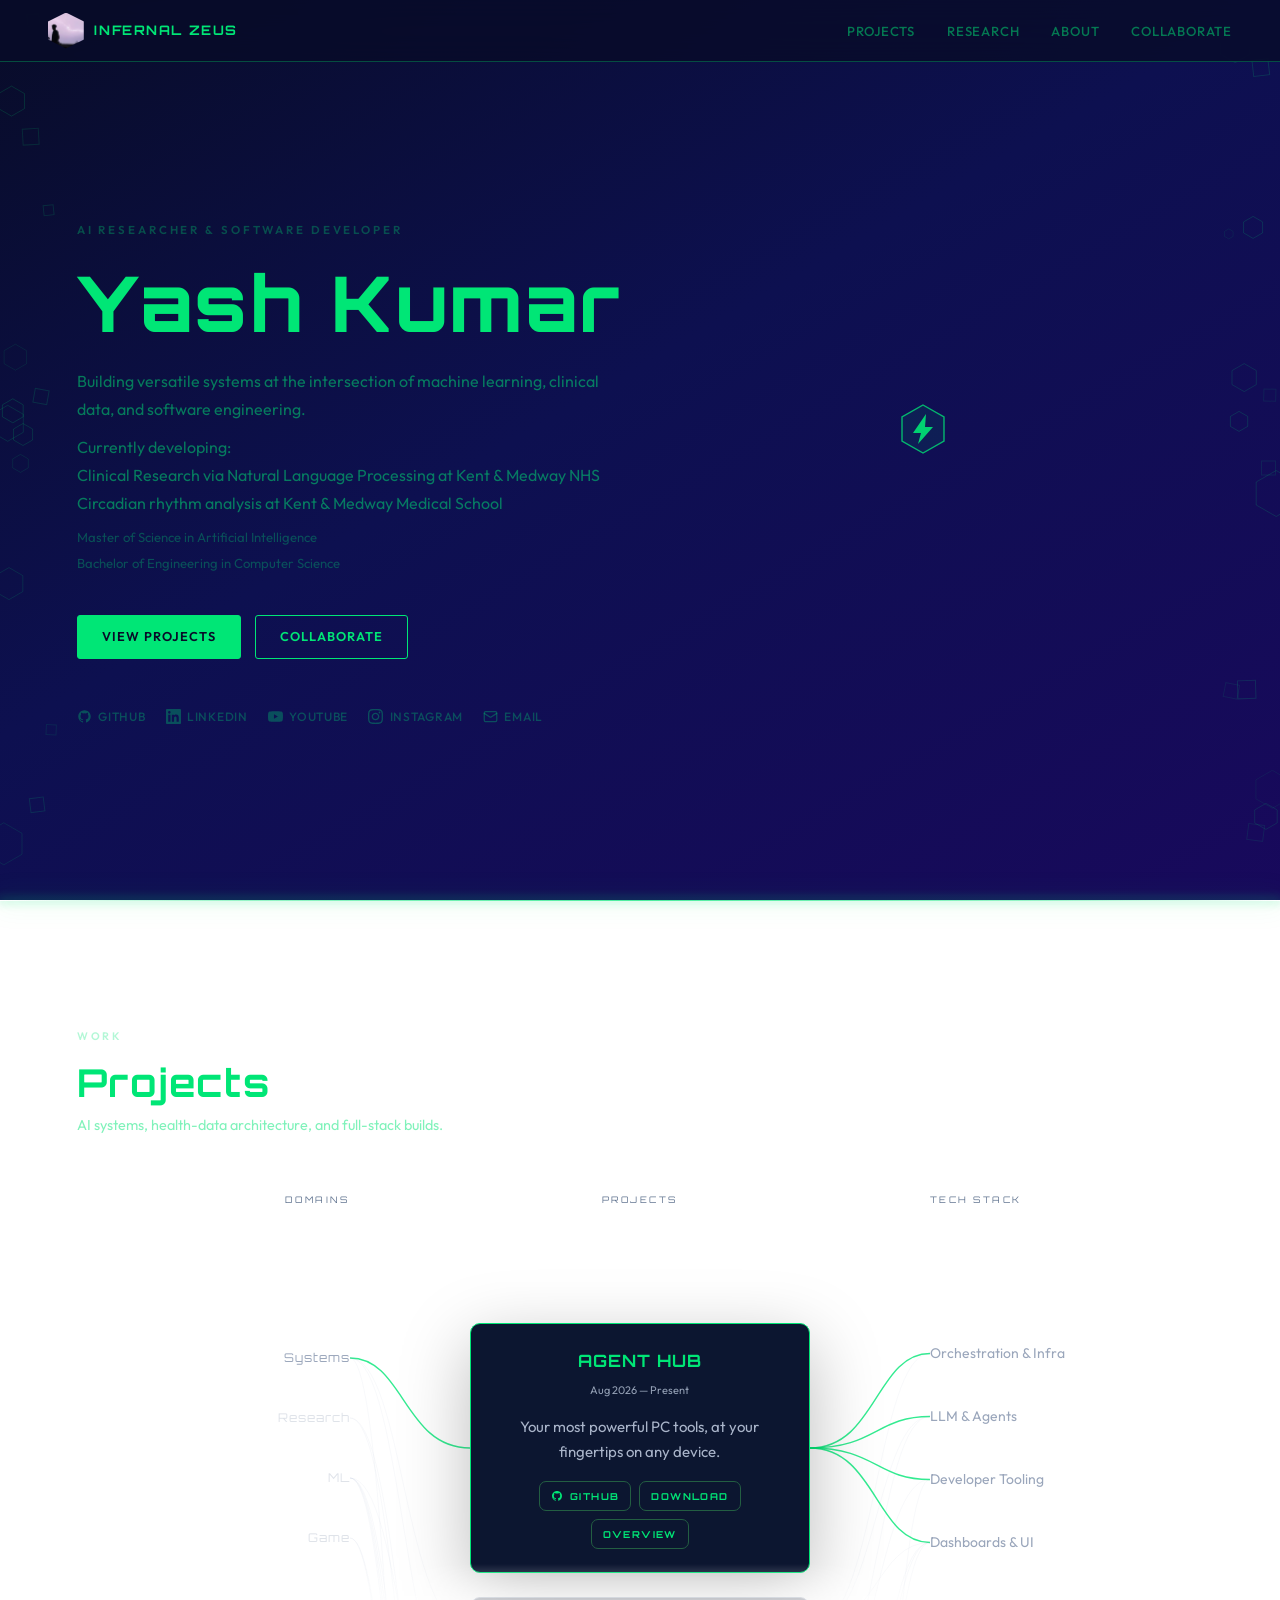
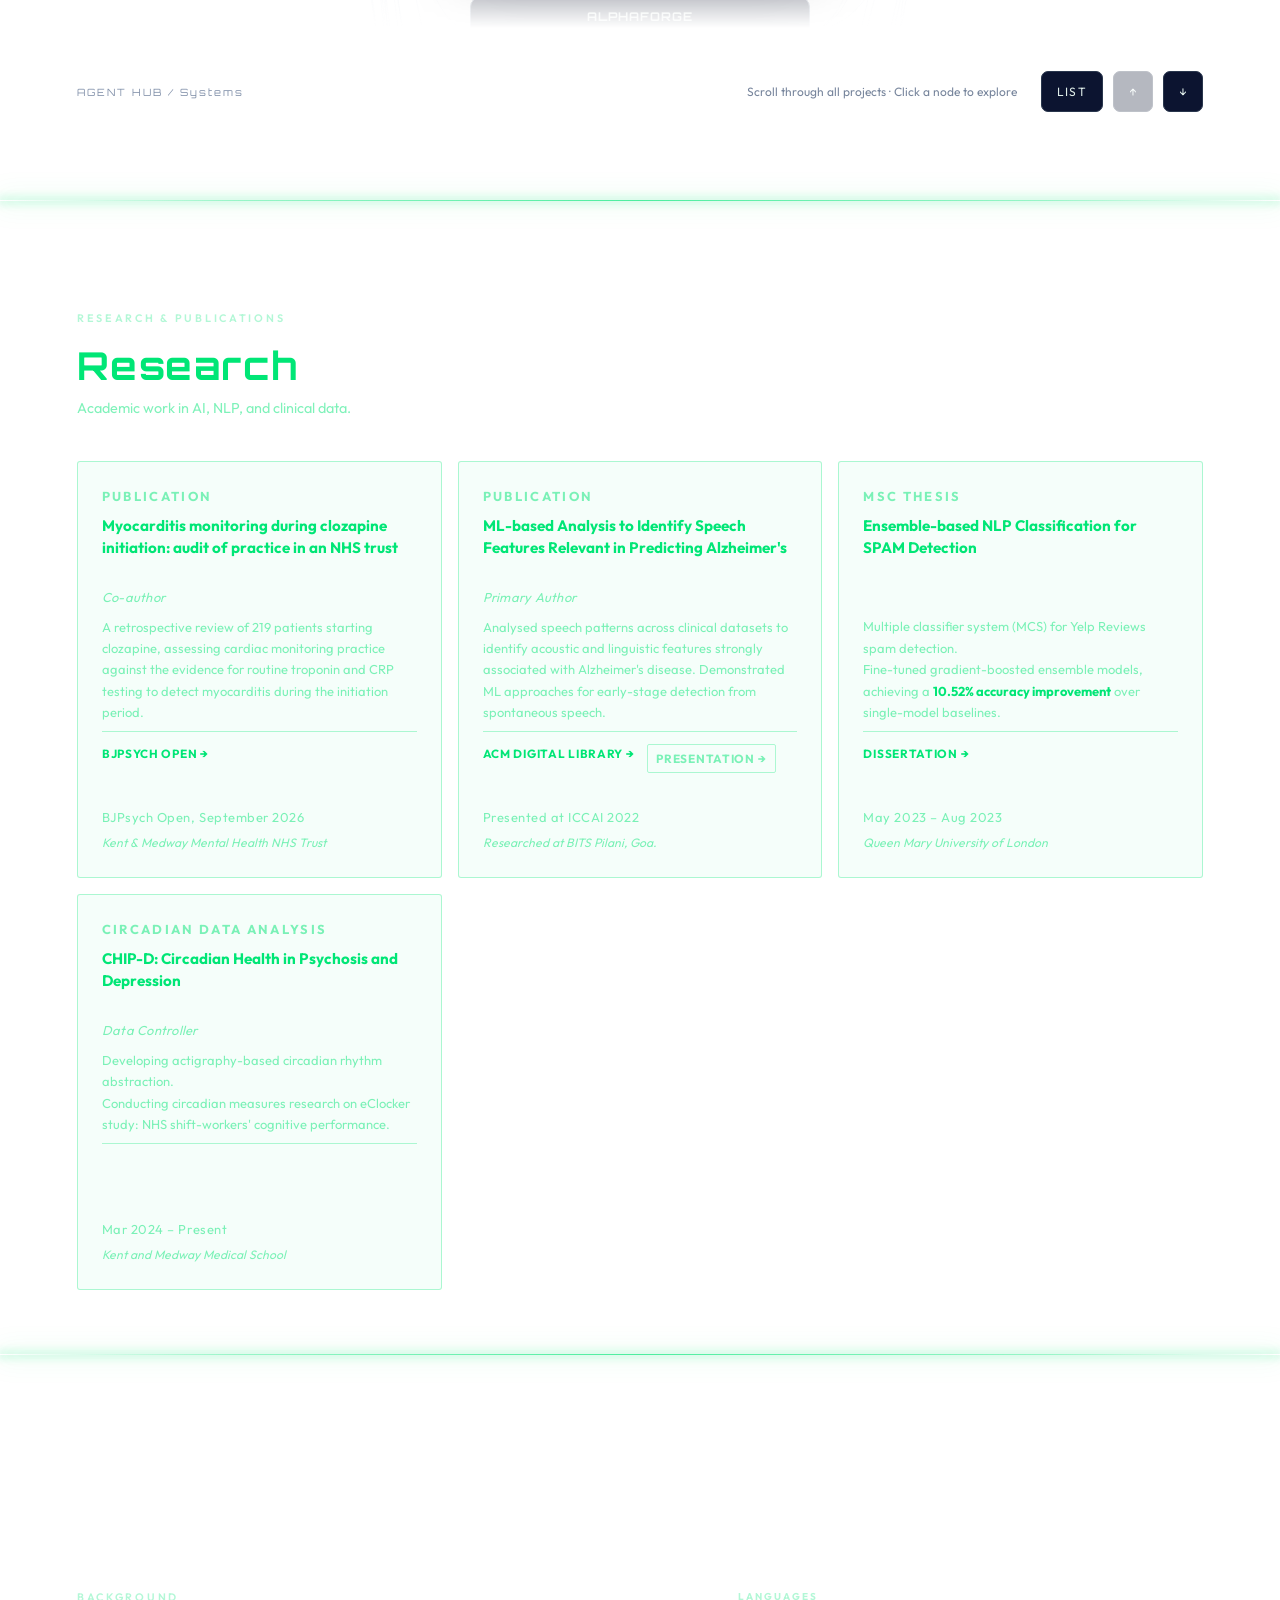
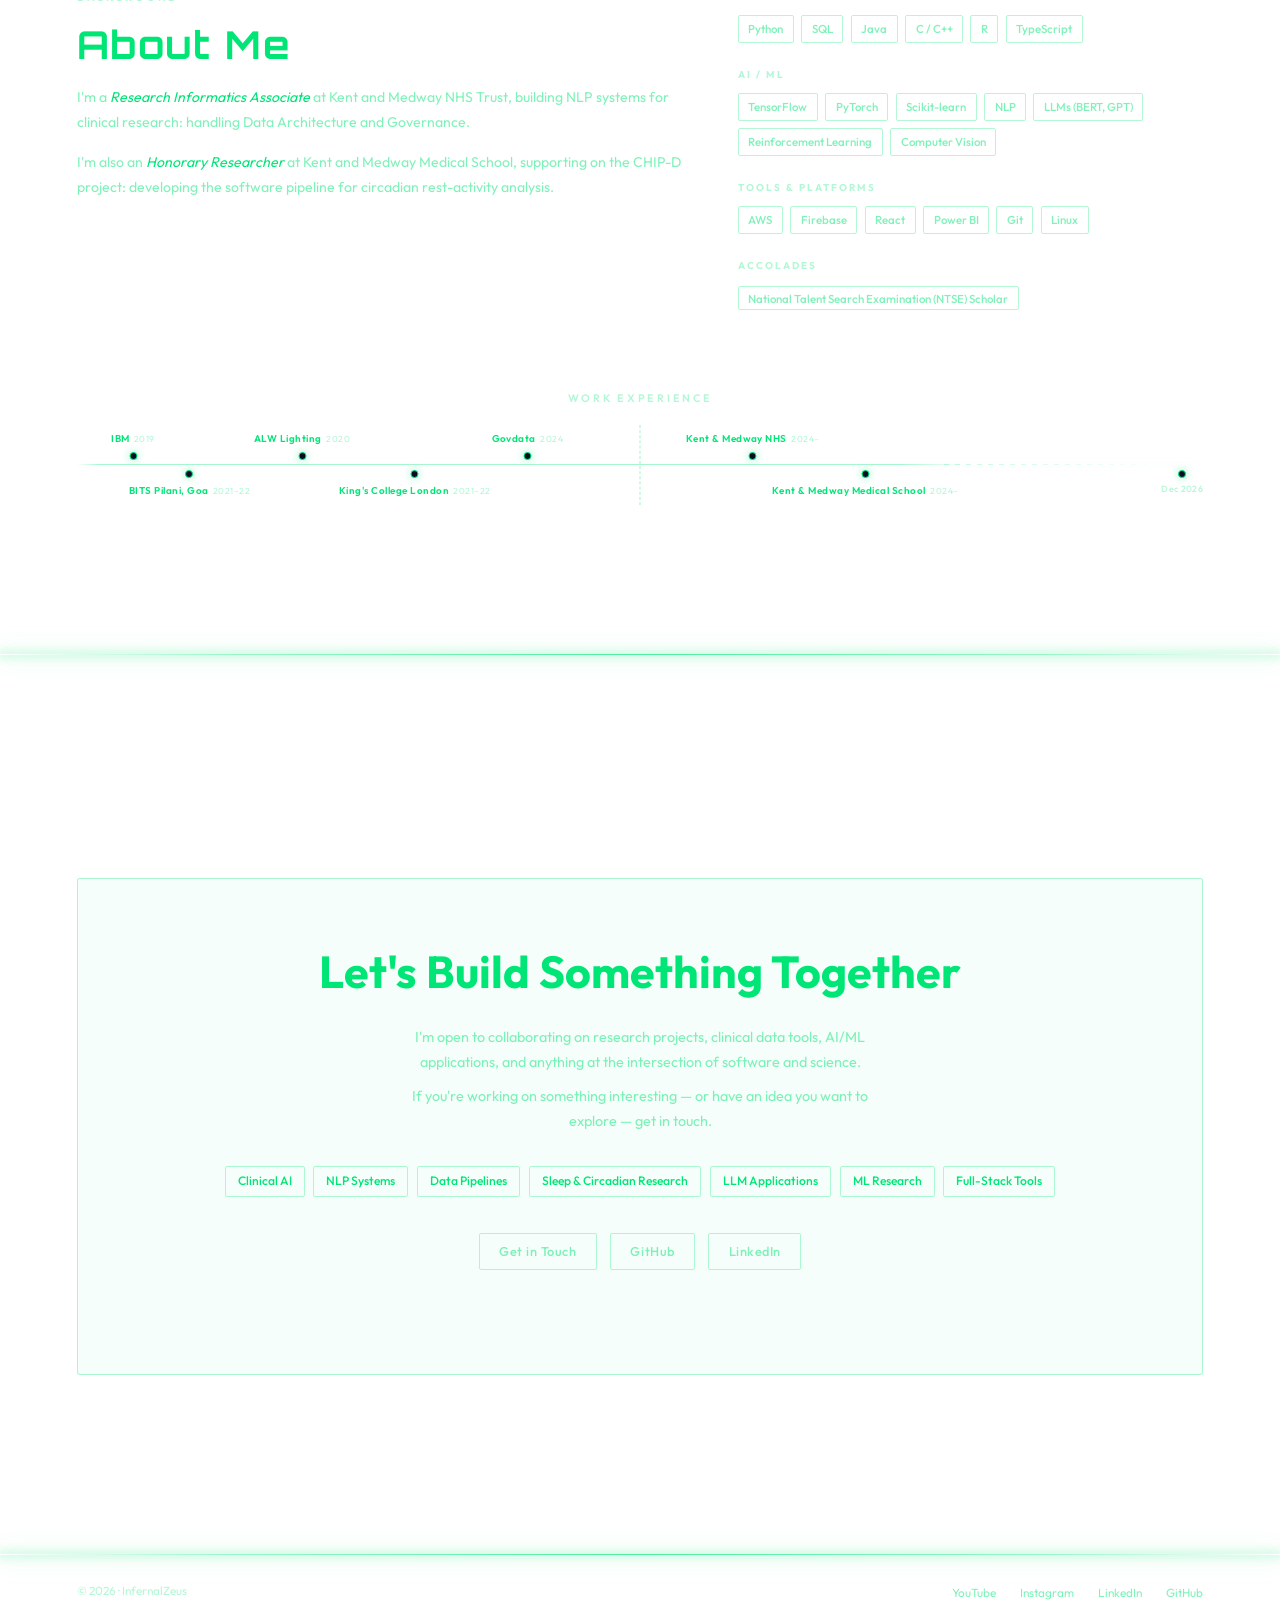
<file: index.html>
<!DOCTYPE html>
<html lang="en">
<head>
  <meta charset="UTF-8" />
  <meta name="viewport" content="width=device-width, initial-scale=1.0" />
  <title>Yash Kumar — InfernalZeus</title>
  <link rel="icon" href="favicon.svg" type="image/svg+xml" />
  <link rel="preconnect" href="https://fonts.googleapis.com" />
  <link rel="preconnect" href="https://fonts.gstatic.com" crossorigin />
  <link href="https://fonts.googleapis.com/css2?family=Outfit:wght@400;500;600;700;800&family=Orbitron:wght@400;700;800&display=swap" rel="stylesheet" media="print" onload="this.media='all'" />
  <noscript><link href="https://fonts.googleapis.com/css2?family=Outfit:wght@400;500;600;700;800&family=Orbitron:wght@400;700;800&display=swap" rel="stylesheet" /></noscript>
  <link rel="stylesheet" href="assets/stack-graph/stack-graph.css?v=20">
  <style>
    :root {
      --bg:         #080c28;
      --bg-mid:     #0d1050;
      --bg-deep:    #18095c;
      --surface:    rgba(0, 230, 118, 0.04);
      --border:     #00e676;
      --border-dim: rgba(0, 230, 118, 0.30);
      --accent:     #00e676;
      --text:       rgba(0, 230, 118, 0.88);
      --text-muted: rgba(0, 230, 118, 0.50);
      --text-faint: rgba(0, 230, 118, 0.30);
      --nav-h:      62px;
      --transition: 0.2s ease;
    }

    *, *::before, *::after { box-sizing: border-box; margin: 0; padding: 0; }

    html {
      scroll-behavior: smooth;
      overflow-y: scroll;
      height: 100%;
    }

    @media (min-width: 641px) {
      html { scroll-snap-type: y proximity; }
    }

    body {
      background: linear-gradient(150deg, var(--bg) 0%, var(--bg-mid) 45%, var(--bg-deep) 100%);
      background-attachment: fixed;
      color: var(--text);
      font-family: "Outfit", -apple-system, sans-serif;
      line-height: 1.65;
      -webkit-font-smoothing: antialiased;
    }

    a { color: inherit; text-decoration: none; }

    /* ── NAV ─────────────────────────────────────────── */
    nav {
      position: fixed;
      top: 0; left: 0; right: 0;
      z-index: 200;
      display: flex;
      align-items: center;
      justify-content: space-between;
      padding: 0 3rem;
      height: var(--nav-h);
      background: rgba(8, 12, 40, 0.80);
      backdrop-filter: blur(16px);
      -webkit-backdrop-filter: blur(16px);
      border-bottom: 1px solid var(--border-dim);
    }

    .nav-brand-wrap {
      display: flex;
      align-items: center;
      gap: 0.65rem;
    }
    .nav-logo {
      font-family: "Orbitron", sans-serif;
      font-weight: 700;
      font-size: 0.82rem;
      letter-spacing: 0.12em;
      color: var(--accent);
      text-transform: uppercase;
      text-decoration: none;
      transition: opacity var(--transition);
      white-space: nowrap;
    }
    .nav-logo:hover { opacity: 0.75; }

    .nav-links {
      display: flex;
      gap: 2rem;
      list-style: none;
      align-items: center;
    }

    .nav-links a {
      font-size: 0.82rem;
      font-weight: 500;
      color: var(--text-muted);
      letter-spacing: 0.06em;
      text-transform: uppercase;
      transition: color var(--transition);
    }
    .nav-links a:hover { color: var(--accent); }

    /* ── PANEL (shared full-height section) ──────────── */
    .panel {
      scroll-snap-align: start;
      min-height: 100vh;
      display: flex;
      flex-direction: column;
      justify-content: center;
      padding: calc(var(--nav-h) + 3rem) 6vw 4rem;
      position: relative;
    }

    /* green glow divider between panels */
    .panel + .panel::before {
      content: '';
      position: absolute;
      top: 0; left: 0; right: 0;
      height: 1px;
      background: linear-gradient(90deg,
        transparent 0%,
        rgba(0,230,118,0.40) 18%,
        rgba(0,230,118,0.70) 50%,
        rgba(0,230,118,0.40) 82%,
        transparent 100%);
      box-shadow:
        0 0 10px 3px rgba(0,230,118,0.20),
        0 0 28px 6px rgba(0,230,118,0.08);
      pointer-events: none;
      z-index: 2;
    }

    .panel-inner {
      max-width: 1680px;
      margin: 0 auto;
      width: 100%;
    }

    .panel-label {
      font-size: 0.68rem;
      font-weight: 600;
      color: var(--text-faint);
      letter-spacing: 0.25em;
      text-transform: uppercase;
      margin-bottom: 1rem;
    }

    .panel-title {
      font-family: "Orbitron", "Outfit", sans-serif;
      font-size: clamp(1.6rem, 3.5vw, 2.4rem);
      font-weight: 700;
      color: var(--accent);
      letter-spacing: 0.04em;
      margin-bottom: 0.6rem;
      line-height: 1.1;
    }

    .panel-desc {
      font-size: 0.9rem;
      color: var(--text-muted);
      max-width: 520px;
      margin-bottom: 2.5rem;
      line-height: 1.75;
    }

    /* ── HERO PANEL ──────────────────────────────────── */
    .hero-role {
      font-size: 0.72rem;
      font-weight: 600;
      color: var(--text-faint);
      letter-spacing: 0.25em;
      text-transform: uppercase;
      margin-bottom: 1.5rem;
    }

    .hero h1 {
      font-family: "Orbitron", "Outfit", sans-serif;
      font-size: clamp(2.4rem, 6vw, 5rem);
      font-weight: 800;
      color: var(--accent);
      letter-spacing: 0.04em;
      line-height: 1.05;
      margin-bottom: 1.5rem;
    }

    .hero-bio {
      font-size: 1rem;
      color: var(--text-muted);
      max-width: 560px;
      margin-bottom: 0.6rem;
      line-height: 1.75;
    }

    .hero-degree {
      font-size: 0.82rem;
      color: var(--text-faint);
      margin-bottom: 2.5rem;
      display: flex;
      flex-direction: column;
      gap: 0.3rem;
    }

    .degree-line {
      display: flex;
      align-items: center;
      gap: 0.7em;
      cursor: default;
    }

    .degree-inst {
      font-size: 0.75rem;
      color: var(--accent);
      opacity: 0;
      transition: opacity var(--transition);
      white-space: nowrap;
    }

    .degree-line:hover .degree-inst { opacity: 1; }

    /* Research cards: hold the same internal rhythm so descriptions, action rows
       and bylines line up across cards whose titles wrap to different depths. */
    .rcard h3 { min-height: 4rem; }
    .rcard .rcard-author { min-height: 1.32rem; }
    .rcard .card-actions { min-height: 3.6rem; align-items: flex-start; align-content: flex-start; }
    .rcard .card-footer { min-height: 7.6rem; }

    .card-byline {
      font-size: 0.68rem;
      color: var(--text-faint);
      letter-spacing: 0.04em;
      margin-bottom: 0.2rem;
      flex: none;
    }

    .card-affil {
      font-size: 0.66rem;
      color: var(--text-faint);
      font-style: italic;
      margin-bottom: 0.65rem;
      flex: none;
    }

    .accolade {
      display: flex;
      align-items: flex-start;
      gap: 0.65rem;
      margin-top: 1.25rem;
      padding: 0.85rem 1rem;
      border: 1px solid var(--border-dim);
      border-radius: 3px;
      background: rgba(0, 230, 118, 0.03);
    }

    .accolade-icon {
      font-size: 0.9rem;
      color: var(--accent);
      flex-shrink: 0;
      margin-top: 0.1rem;
    }

    .accolade-title {
      display: block;
      font-size: 0.82rem;
      font-weight: 400;
      font-style: italic;
      color: var(--accent);
      line-height: 1.4;
    }

    .pipeline {
      display: flex;
      flex-direction: column;
      gap: 0.85rem;
      margin-top: 0.4rem;
    }

    .pipeline-step { display: flex; flex-direction: column; gap: 0.3rem; }

    .step-label {
      font-size: 0.62rem;
      font-weight: 700;
      color: var(--accent);
      letter-spacing: 0.14em;
      text-transform: uppercase;
    }

    .step-desc {
      font-size: 0.78rem;
      color: var(--text-muted);
      line-height: 1.55;
    }

    .cta-row {
      display: flex;
      gap: 0.85rem;
      flex-wrap: wrap;
      margin-bottom: 3rem;
    }

    .btn {
      display: inline-flex;
      align-items: center;
      gap: 0.4rem;
      padding: 0.65rem 1.5rem;
      border-radius: 3px;
      font-family: "Outfit", sans-serif;
      font-size: 0.8rem;
      font-weight: 600;
      letter-spacing: 0.08em;
      text-transform: uppercase;
      border: 1px solid var(--accent);
      transition: all var(--transition);
      cursor: pointer;
    }

    .btn-solid { background: var(--accent); color: var(--bg); }
    .btn-solid:hover { background: #33eb8f; }

    .btn-outline { background: transparent; color: var(--accent); }
    .btn-outline:hover { background: rgba(0, 230, 118, 0.08); }

    /* socials row */
    .socials {
      display: flex;
      gap: 1.25rem;
      align-items: center;
    }

    .social-link {
      display: inline-flex;
      align-items: center;
      gap: 0.4rem;
      font-size: 0.75rem;
      font-weight: 500;
      color: var(--text-faint);
      letter-spacing: 0.06em;
      text-transform: uppercase;
      transition: color var(--transition);
    }

    .social-link:hover { color: var(--accent); }

    .social-link svg {
      width: 15px;
      height: 15px;
      flex-shrink: 0;
    }

    /* ── GRID ────────────────────────────────────────── */
    .grid {
      display: grid;
      grid-template-columns: repeat(auto-fill, minmax(270px, 1fr));
      gap: 1rem;
    }

    /* ── CARD ────────────────────────────────────────── */
    .card {
      background: var(--surface);
      border: 1px solid var(--border-dim);
      border-radius: 3px;
      padding: 1.5rem;
      display: flex;
      flex-direction: column;
      transition: border-color var(--transition), background var(--transition);
    }
    .card:hover { border-color: var(--accent); background: rgba(0, 230, 118, 0.06); }

    .card-top {
      display: flex;
      align-items: flex-start;
      justify-content: space-between;
      gap: 0.5rem;
      margin-bottom: 0.75rem;
    }

    .card h3 {
      font-size: 0.98rem;
      font-weight: 700;
      color: var(--accent);
      line-height: 1.3;
    }

    .badge {
      font-size: 0.6rem;
      font-weight: 700;
      letter-spacing: 0.14em;
      text-transform: uppercase;
      color: var(--text-faint);
      border: 1px solid var(--text-faint);
      border-radius: 2px;
      padding: 0.18rem 0.45rem;
      white-space: nowrap;
      flex-shrink: 0;
    }

    .badge.collab { color: rgba(100, 181, 246, 0.65); border-color: rgba(100, 181, 246, 0.35); }

    .card p {
      font-size: 0.82rem;
      color: var(--text-muted);
      line-height: 1.65;
      margin-bottom: 1rem;
    }

    .tags {
      display: flex;
      flex-wrap: wrap;
      gap: 0.35rem;
      margin-bottom: 0.75rem;
    }

    .tag {
      font-size: 0.64rem;
      font-weight: 500;
      color: var(--text-faint);
      border: 1px solid var(--text-faint);
      border-radius: 2px;
      padding: 0.12rem 0.4rem;
      letter-spacing: 0.04em;
    }

    .card-actions {
      display: flex;
      gap: 0.75rem;
      flex-wrap: wrap;
    }

    .card-footer {
      margin-top: auto;
      padding-top: 0.75rem;
      border-top: 1px solid var(--border-dim);
      display: flex;
      flex-direction: column;
      gap: 0.3rem;
    }

    .card-footer .card-byline { margin-bottom: 0; }
    .card-footer .card-affil  { margin-bottom: 0.4rem; }

    .link-btn {
      display: inline-flex;
      align-items: center;
      gap: 0.3rem;
      font-size: 0.74rem;
      font-weight: 700;
      letter-spacing: 0.06em;
      text-transform: uppercase;
      color: var(--accent);
      transition: color var(--transition);
    }
    .link-btn:hover { color: #33eb8f; }
    .link-btn svg { width: 11px; height: 11px; }

    .link-btn.outlined {
      color: var(--text-muted);
      border: 1px solid var(--border-dim);
      border-radius: 2px;
      padding: 0.22rem 0.55rem;
      transition: color var(--transition), border-color var(--transition);
    }
    .link-btn.outlined:hover { color: var(--accent); border-color: var(--accent); }

    /* ── RESEARCH CARD ───────────────────────────────── */
    .rcard {
      background: var(--surface);
      border: 1px solid var(--border-dim);
      border-radius: 3px;
      padding: 1.5rem;
      display: flex;
      flex-direction: column;
      gap: 0.5rem;
      transition: border-color var(--transition);
    }
    .rcard:hover { border-color: var(--accent); }

    .rcard-type {
      font-size: 0.62rem;
      font-weight: 700;
      letter-spacing: 0.18em;
      text-transform: uppercase;
      color: var(--text-faint);
    }

    .rcard h3 {
      font-size: 0.95rem;
      font-weight: 700;
      color: var(--accent);
      line-height: 1.4;
    }

    .rcard .venue {
      font-size: 0.76rem;
      color: var(--text-muted);
      font-style: italic;
    }

    .rcard p {
      font-size: 0.81rem;
      color: var(--text-muted);
      line-height: 1.65;
    }

    .rcard-author {
      font-size: 0.74rem;
      color: var(--text-faint);
      font-style: italic;
      letter-spacing: 0.02em;
    }

    /* ── ABOUT PANEL ─────────────────────────────────── */
    .about-grid {
      display: grid;
      grid-template-columns: 1.3fr 1fr;
      gap: 3.5rem;
      align-items: start;
    }

    @media (max-width: 700px) { .about-grid { grid-template-columns: 1fr; gap: 2rem; } }

    .about-text p:not(.panel-label) {
      font-size: 0.88rem;
      color: var(--text-muted);
      margin-bottom: 0.9rem;
      line-height: 1.8;
    }

    .about-text .panel-title { margin-bottom: 1.25rem; }

    .em { color: var(--accent); font-style: italic; font-weight: 400; }

    /* ── NAV HEXAGON ─────────────────────────────────── */
    .nav-hex {
      display: block;
      width: 36px;
      height: 36px;
      flex-shrink: 0;
      clip-path: polygon(50% 0%, 100% 25%, 100% 75%, 50% 100%, 0% 75%, 0% 25%);
      transition: opacity var(--transition);
      transform: translateZ(0);
      will-change: opacity;
    }
    .nav-hex img {
      width: 100%;
      height: 100%;
      object-fit: cover;
      object-position: center top;
    }
    .nav-hex:hover { opacity: 0.75; }

    .skills-block h4 {
      font-size: 0.62rem;
      font-weight: 700;
      color: var(--text-faint);
      letter-spacing: 0.2em;
      text-transform: uppercase;
      margin-bottom: 0.6rem;
    }

    .chip-row {
      display: flex;
      flex-wrap: wrap;
      gap: 0.45rem;
      margin-bottom: 1.5rem;
    }

    .chip {
      font-size: 0.72rem;
      font-weight: 500;
      color: var(--text-muted);
      border: 1px solid var(--border-dim);
      border-radius: 2px;
      padding: 0.22rem 0.6rem;
    }

    /* ── COLLABORATE PANEL ───────────────────────────── */
    .collab-box {
      border: 1px solid var(--border-dim);
      border-radius: 3px;
      padding: 3.5rem 2.5rem;
      text-align: center;
      background: var(--surface);
    }

    .collab-box h2 {
      font-size: clamp(1.8rem, 3.5vw, 2.8rem);
      font-weight: 700;
      color: var(--accent);
      margin-bottom: 1rem;
    }

    .collab-box > p {
      font-size: 0.9rem;
      color: var(--text-muted);
      max-width: 460px;
      margin: 0 auto 0.5rem;
      line-height: 1.75;
    }
    .collab-box > p:last-of-type { margin-bottom: 2rem; }

    .collab-tags {
      display: flex;
      flex-wrap: wrap;
      justify-content: center;
      gap: 0.55rem;
      margin-bottom: 2.25rem;
    }

    .ctag {
      font-size: 0.76rem;
      font-weight: 500;
      color: var(--accent);
      border: 1px solid var(--border-dim);
      border-radius: 2px;
      padding: 0.28rem 0.75rem;
    }

    .btn-chip {
      display: inline-flex;
      align-items: center;
      gap: 0.4rem;
      padding: 0.45rem 1.2rem;
      border-radius: 2px;
      font-family: "Outfit", sans-serif;
      font-size: 0.8rem;
      font-weight: 500;
      letter-spacing: 0.04em;
      color: var(--text-muted);
      border: 1px solid var(--border-dim);
      background: transparent;
      transition: color var(--transition), border-color var(--transition);
      cursor: pointer;
      text-decoration: none;
    }
    .btn-chip:hover { color: var(--accent); border-color: var(--accent); }

    /* ── HERO HEX BUTTON ────────────────────────────── */
    /*
     * Button is a direct child of #hero (position:relative) so left/top are
     * in the same pixel space as the canvas hex grid.
     * JS (snapHexBtn) computes the exact hex-vertex position and overrides these fallbacks.
     * Fallback keeps the button roughly in place before JS runs — no transform needed.
     */
    #hero-hex-btn {
      position: absolute;
      left: calc(71% - 23px);   /* fallback: 71% of hero width − half button width */
      top:  calc(46% - 26px);   /* fallback: 46% of hero height − half button height */
      background: none;
      border: none;
      cursor: pointer;
      z-index: 2;
      width: 46px;
      height: 52px;
      padding: 0;
      animation: hero-hex-pulse 3.2s ease-in-out infinite;
      pointer-events: all;
    }
    #hero-hex-btn svg {
      width: 100%;
      height: 100%;
      pointer-events: none;
    }
    /* Only pause on real pointer-hover — prevents iOS sticky-tap from freezing the animation */
    @media (hover: hover) {
      #hero-hex-btn:hover {
        animation-play-state: paused;
        opacity: 1 !important;
        filter: drop-shadow(0 0 18px rgba(0,230,118,0.90)) !important;
      }
    }
    @keyframes hero-hex-pulse {
      0%, 100% { opacity: 0;   filter: drop-shadow(0 0 0px rgba(0,230,118,0)); }
      45%, 55% { opacity: 1.0; filter: drop-shadow(0 0 14px rgba(0,230,118,0.72)); }
    }
    /* Mobile pulse — always above 40% opacity so the button is never invisible */
    @keyframes mobile-hex-pulse {
      0%, 100% { opacity: 0.40; filter: drop-shadow(0 0 8px  rgba(0,230,118,0.40)); }
      50%       { opacity: 1.0;  filter: drop-shadow(0 0 20px rgba(0,230,118,0.90)); }
    }

    /* ── JOLT SPARKS ─────────────────────────────────── */
    .hex-spark {
      position: absolute;
      width: 3px; height: 3px;
      border-radius: 50%;
      background: #00e676;
      box-shadow: 0 0 5px 2px rgba(0,230,118,0.75);
      pointer-events: none;
      z-index: 20;
      animation: hex-spark-fly 0.5s ease-out forwards;
    }
    @keyframes hex-spark-fly {
      0%   { opacity: 1;   transform: translate(-50%, -50%) scale(1.6); }
      100% { opacity: 0;   transform: translate(calc(-50% + var(--tx)), calc(-50% + var(--ty))) scale(0.15); }
    }

    /* ── MOBILE HEX WRAP (hidden on desktop) ────────── */
    #mobile-hex-wrap { display: none; }
    #mobile-hex-canvas { display: none; }

    /* ── HERO CANVAS ─────────────────────────────────── */
    #hero { position: relative; overflow: hidden; }
    #hero-canvas {
      position: absolute;
      top: 0; left: 0;
      width: 100%; height: 100%;
      pointer-events: none;
      z-index: 0;
    }
    #hero > .panel-inner { position: relative; z-index: 1; }

    /* ── FOOTER ──────────────────────────────────────── */
    footer {
      position: relative;
      display: flex;
      align-items: center;
      justify-content: space-between;
      flex-wrap: wrap;
      gap: 1rem;
      padding: 1.5rem 6vw;
    }

    footer::before {
      content: '';
      position: absolute;
      top: 0; left: 0; right: 0;
      height: 1px;
      background: linear-gradient(90deg,
        transparent 0%,
        rgba(0,230,118,0.40) 18%,
        rgba(0,230,118,0.70) 50%,
        rgba(0,230,118,0.40) 82%,
        transparent 100%);
      box-shadow:
        0 0 10px 3px rgba(0,230,118,0.20),
        0 0 28px 6px rgba(0,230,118,0.08);
      pointer-events: none;
    }

    footer p { font-size: 0.74rem; color: var(--text-faint); }

    .footer-links { display: flex; gap: 1.5rem; list-style: none; }

    .footer-links a {
      font-size: 0.74rem;
      color: var(--text-muted);
      transition: color var(--transition);
    }
    .footer-links a:hover { color: var(--accent); }

    /* ── PARALLAX LAYER ──────────────────────────────── */
    #px-layer {
      position: fixed;
      inset: 0;
      pointer-events: none;
      z-index: 0;
      overflow: hidden;
    }
    .px-s { position: absolute; }

    /* ── SCROLLBAR ───────────────────────────────────── */
    ::-webkit-scrollbar { width: 4px; }
    ::-webkit-scrollbar-track { background: var(--bg); }
    ::-webkit-scrollbar-thumb { background: var(--border-dim); border-radius: 2px; }

    /* ── WORK TIMELINE ──────────────────────────────── */
    .tl-outer { margin-top: 3.5rem; overflow: visible; }
    .tl-outer > .panel-label {
      text-align: center;
      margin-bottom: 3.5rem;
    }

    .tl-track {
      height: 1px;
      position: relative;
      overflow: visible;
      background: linear-gradient(90deg,
        transparent 0%,
        rgba(0,230,118,.35) 2%,
        rgba(0,230,118,.35) 73%,
        transparent 79%);
      box-shadow: 0 0 8px rgba(0,230,118,.10);
    }

    .tl-track::after {
      content: '';
      position: absolute;
      left: 77%;
      right: 0;
      top: 0;
      height: 1px;
      background: repeating-linear-gradient(
        90deg,
        rgba(0,230,118,0.28) 0px,
        rgba(0,230,118,0.28) 5px,
        transparent 5px,
        transparent 11px
      );
      -webkit-mask-image: linear-gradient(90deg, rgba(0,0,0,0.80) 0%, rgba(0,0,0,0) 90%);
      mask-image: linear-gradient(90deg, rgba(0,0,0,0.80) 0%, rgba(0,0,0,0) 90%);
    }

    .tl-now {
      position: absolute;
      right: 0;
      top: 5px;
      display: flex;
      flex-direction: column;
      align-items: center;
      gap: 4px;
    }

    .tl-dot-now {
      background: var(--accent);
      animation: tl-pulse 2.5s ease-in-out infinite;
    }

    @keyframes tl-pulse {
      0%, 100% { box-shadow: 0 0 7px 2px rgba(0,230,118,.25); }
      50%       { box-shadow: 0 0 16px 6px rgba(0,230,118,.60); }
    }

    .tl-now-date {
      font-size: 0.56rem;
      font-weight: 500;
      color: var(--text-faint);
      white-space: nowrap;
      letter-spacing: 0.04em;
    }

    .tl-items { position: relative; height: 0; }

    /*
     * Each blip is a flex column anchored to the track line.
     * .above  →  content-wrapper above the dot; container's bottom = 5px above track
     * .below  →  dot above the content-wrapper; container's top = 5px below track
     *
     * Content wrapper DOM order:
     *   above: [tl-desc (farther), tl-name (nearest dot)]  — column, reads top→down
     *   below: [tl-name (nearest dot), tl-desc (farther)]  — column, reads top→down
     */
    .tl-item {
      position: absolute;
      transform: translateX(-50%);
      display: flex;
      flex-direction: column;
      align-items: center;
      gap: 5px;
    }

    .tl-item.above { bottom: 5px; }
    .tl-item.below { top: 5px; }

    .tl-content {
      display: flex;
      flex-direction: column;
      align-items: center;
      gap: 3px;
    }

    .tl-dot {
      width: 8px; height: 8px;
      border-radius: 50%;
      border: 1.5px solid var(--accent);
      background: var(--bg);
      box-shadow: 0 0 7px 2px rgba(0,230,118,.22);
      flex-shrink: 0;
      transition: background var(--transition), box-shadow var(--transition);
    }

    /* highlight dot + brighten name when name itself is hovered */
    .tl-item:has(.tl-name:hover) .tl-dot {
      background: var(--accent);
      box-shadow: 0 0 12px 4px rgba(0,230,118,.45);
    }

    .tl-name {
      font-size: 0.62rem;
      font-weight: 600;
      color: var(--accent);
      white-space: nowrap;
      letter-spacing: 0.05em;
      text-align: center;
      transition: color var(--transition);
      cursor: default;
    }

    .tl-name:hover { color: #33eb8f; }

    .tl-yr {
      font-weight: 400;
      font-size: 0.55rem;
      color: var(--text-faint);
      margin-left: 0.2em;
    }

    .tl-desc {
      font-size: 0.57rem;
      color: var(--text-faint);
      white-space: nowrap;
      text-align: center;
      opacity: 0;
      transform: translateY(2px);
      transition: opacity 0.18s ease, transform 0.18s ease;
      pointer-events: none;
    }

    /* desc reveals only when the title is hovered — not the desc itself */
    .tl-item:has(.tl-name:hover) .tl-desc { opacity: 1; transform: translateY(0); }

    /* ── TIMELINE MID-PULSE LINE ────────────────────── */
    .tl-midline {
      position: absolute;
      left: 50%;
      top: -40px;
      height: 80px;
      width: 0;
      border-left: 1px dashed rgba(0,230,118,0.38);
      transform: translateX(-50%);
      animation: mid-pulse 2.8s ease-in-out infinite;
      pointer-events: none;
    }

    @keyframes mid-pulse {
      0%, 100% { opacity: 0.25; }
      50%       { opacity: 0.72; }
    }

    /* ── BADGE ACADEMIC ─────────────────────────────── */
    .badge.academic { color: rgba(255,183,77,0.72); border-color: rgba(255,183,77,0.35); }

    /* ── CAROUSEL ────────────────────────────────────── */
    .carousel { position: relative; }

    .grid {
      transition: opacity 200ms ease, transform 200ms ease;
    }
    .grid.carousel-out {
      opacity: 0;
      transform: scale(0.92);
    }
    .grid.carousel-in-start {
      opacity: 0;
      transform: scale(0.95);
      transition: none;
    }

    .carousel-nav {
      display: flex;
      align-items: center;
      gap: 0.65rem;
      margin-bottom: 1rem;
    }

    .carousel-btn {
      display: inline-flex;
      align-items: center;
      justify-content: center;
      width: 30px; height: 30px;
      background: rgba(0,230,118,0.05);
      border: 1px solid var(--border-dim);
      border-radius: 3px;
      color: var(--accent);
      font-size: 0.9rem;
      cursor: pointer;
      transition: background var(--transition), border-color var(--transition);
      line-height: 1;
      flex-shrink: 0;
    }
    .carousel-btn:hover:not(:disabled) {
      background: rgba(0,230,118,0.12);
      border-color: var(--accent);
    }
    .carousel-btn:disabled { opacity: 0.20; cursor: default; }

    .carousel-dots { display: flex; gap: 5px; align-items: center; }

    .carousel-dot {
      width: 4px; height: 4px;
      border-radius: 50%;
      background: var(--border-dim);
      cursor: pointer;
      transition: background var(--transition), transform var(--transition);
    }
    .carousel-dot.active { background: var(--accent); transform: scale(1.45); }

    /* ── RESPONSIVE ──────────────────────────────────── */
    @media (max-width: 640px) {
      /* ── nav: hide brand text, shrink links to fit all 4 ── */
      nav { padding: 0 1rem; }
      .nav-logo { display: none; }
      nav .nav-links { gap: 0.55rem; }
      nav .nav-links a { font-size: 0.66rem; letter-spacing: 0.03em; }

      /* Start content right after nav — no extra centering blank space */
      .panel {
        justify-content: flex-start;
        padding: calc(var(--nav-h) + 1.25rem) 1.25rem 2.5rem;
      }
      footer { padding: 1.5rem 1.25rem; flex-direction: column; align-items: flex-start; }
      .degree-line { flex-direction: column; align-items: flex-start; gap: 0.15rem; }
      .degree-inst { opacity: 1; white-space: normal; }

      /* ── socials: 3-per-row grid so GitHub/LinkedIn/YouTube wrap neatly ── */
      .socials {
        display: grid;
        grid-template-columns: repeat(3, auto);
        justify-content: start;
        gap: 0.65rem 1.1rem;
      }

      /* Timeline: vertical list on mobile */
      .tl-outer { overflow: visible; padding: 0; margin-left: 0; margin-right: 0; }
      .tl-track, .tl-track::after, .tl-midline, .tl-now { display: none; }
      .tl-items {
        position: static;
        height: auto;
        display: flex;
        flex-direction: column;
        border-left: 1px solid rgba(0,230,118,0.28);
        padding-left: 1.25rem;
        margin-left: 0.4rem;
        min-width: 0;
      }
      .tl-item {
        position: static !important;
        transform: none !important;
        flex-direction: row;
        align-items: flex-start;
        gap: 0.65rem;
        padding: 0.55rem 0;
        margin-left: -1.5rem;
      }
      .tl-item.above { bottom: auto !important; }
      .tl-item.below { top: auto !important; }
      /* In .above items the dot is last in DOM — pull it first */
      .tl-item.above .tl-dot { order: -1; }
      .tl-dot { margin-top: 0.3rem; flex-shrink: 0; }
      .tl-item .tl-content { align-items: flex-start; gap: 2px; }
      .tl-item .tl-name { text-align: left; white-space: normal; }
      /* .above items have DOM order [desc, name] — reorder so name always comes first */
      .tl-item.above .tl-name { order: -1; }
      .tl-item .tl-desc {
        display: block;
        opacity: 1;
        transform: none;
        transition: none;
        white-space: normal;
        text-align: left;
        font-size: 0.65rem;
        pointer-events: none;
      }

      /* Hero canvas: not rendered on touch screens */
      #hero-canvas { display: none; }

      /* Mobile hex wrap: relative container so canvas + button both use absolute coords */
      #mobile-hex-wrap {
        display: block;
        position: relative;
        width: 100%;
        height: 180px;
        margin-top: 1rem;
        flex-shrink: 0;
      }

      /* Canvas covers the whole hero, behind the text, like the desktop grid */
      #mobile-hex-canvas {
        display: block;
        position: absolute;
        top: 0; left: 0;
        width: 100%; height: 100%;
        pointer-events: none;
        z-index: 0;
      }

      /* Button sits at wrapper centre, painted above the canvas */
      #hero-hex-btn {
        -webkit-tap-highlight-color: transparent;
        outline: none;
        user-select: none;
        -webkit-user-select: none;
        position: absolute !important;
        left: 50%  !important;
        top:  50%  !important;
        transform: translate(-50%, -50%) !important;
        margin: 0  !important;
        z-index: 2;
        width: 40px;
        height: 46px;
        animation: mobile-hex-pulse 3.2s ease-in-out infinite !important;
      }
    }

    @media (prefers-reduced-motion: reduce) {
      #hero-hex-btn { animation: none !important; opacity: 0.8; }
    }

    /* ── PROJECT MODAL ───────────────────────────────── */
    .modal-overlay {
      position: fixed;
      inset: 0;
      z-index: 500;
      background: rgba(5, 7, 24, 0.82);
      backdrop-filter: blur(4px);
      -webkit-backdrop-filter: blur(4px);
      display: flex;
      align-items: flex-start;
      justify-content: center;
      padding: calc(var(--nav-h) + 2rem) 1.5rem 3rem;
      overflow-y: auto;
    }
    .modal-overlay[hidden] { display: none; }

    .modal-box {
      position: relative;
      width: 100%;
      max-width: 720px;
      background: linear-gradient(150deg, var(--bg) 0%, var(--bg-mid) 100%);
      border: 1px solid var(--border-dim);
      border-radius: 4px;
      padding: 2.5rem 2.5rem 2rem;
      box-shadow: 0 0 40px rgba(0,230,118,0.10), 0 0 4px rgba(0,230,118,0.30);
    }

    .modal-close {
      position: absolute;
      top: 1.1rem; right: 1.1rem;
      width: 32px; height: 32px;
      display: inline-flex;
      align-items: center;
      justify-content: center;
      background: transparent;
      border: 1px solid var(--border-dim);
      border-radius: 3px;
      color: var(--text-muted);
      font-size: 1.1rem;
      line-height: 1;
      cursor: pointer;
      transition: color var(--transition), border-color var(--transition);
    }
    .modal-close:hover { color: var(--accent); border-color: var(--accent); }

    .modal-eyebrow {
      font-size: 0.68rem;
      font-weight: 600;
      color: var(--text-faint);
      letter-spacing: 0.2em;
      text-transform: uppercase;
      margin-bottom: 0.75rem;
    }

    .modal-box h2 {
      font-family: "Orbitron", "Outfit", sans-serif;
      font-size: clamp(1.3rem, 3vw, 1.7rem);
      color: var(--accent);
      margin-bottom: 0.4rem;
      line-height: 1.25;
      padding-right: 2rem;
    }

    .modal-byline {
      font-size: 0.78rem;
      color: var(--text-faint);
      margin-bottom: 1.5rem;
    }

    .modal-box p.modal-p {
      font-size: 0.86rem;
      color: var(--text-muted);
      line-height: 1.75;
      margin-bottom: 1.1rem;
    }

    .modal-note {
      border: 1px solid var(--border-dim);
      border-left: 3px solid var(--accent);
      border-radius: 3px;
      background: rgba(0, 230, 118, 0.04);
      padding: 0.9rem 1.1rem;
      margin: 1.25rem 0 1.5rem;
    }
    .modal-bullets {
      list-style: none; margin: 0.4rem 0 0.2rem; padding: 0;
      display: flex; flex-direction: column; gap: 0.55rem;
    }
    .modal-bullets li {
      position: relative; padding-left: 1.15rem;
      font-size: 0.93rem; line-height: 1.65; color: var(--text-muted);
    }
    .modal-bullets li::before {
      content: ''; position: absolute; left: 0; top: 0.6em;
      width: 5px; height: 5px; border-radius: 1px;
      background: var(--accent); opacity: 0.8;
    }
    .modal-bullets li b { color: var(--text); font-weight: 600; }
    .modal-figure { margin: 1.4rem 0 0.6rem; }
    .modal-figure img {
      width: 100%; height: auto; display: block; aspect-ratio: 1120 / 492;
      border: 1px solid var(--border-dim); border-radius: 6px; background: #070b1f;
    }
    .modal-figure figcaption {
      margin-top: 0.55rem; font-size: 0.72rem; color: var(--text-faint);
      letter-spacing: 0.03em;
    }

    .modal-note-label {
      font-size: 0.62rem;
      font-weight: 700;
      color: var(--accent);
      letter-spacing: 0.16em;
      text-transform: uppercase;
      display: block;
      margin-bottom: 0.4rem;
    }
    .modal-note p { font-size: 0.83rem; color: var(--text); line-height: 1.65; margin: 0; }

    .modal-box h4.modal-h4 {
      font-size: 0.62rem;
      font-weight: 700;
      color: var(--text-faint);
      letter-spacing: 0.2em;
      text-transform: uppercase;
      margin-bottom: 0.6rem;
      margin-top: 1.5rem;
    }

    .modal-links {
      display: flex;
      flex-wrap: wrap;
      gap: 0.6rem;
      margin-top: 0.75rem;
    }
  </style>
</head>
<body>

<div id="px-layer" aria-hidden="true"></div>

<!-- ─── NAV ──────────────────────────────────────────── -->
<nav>
  <div class="nav-brand-wrap">
    <a href="#hero" class="nav-hex" aria-label="Back to top">
      <img src="assets/instagram.jpg" alt="Yash Kumar" />
    </a>
    <a href="#hero" class="nav-logo">Infernal Zeus</a>
  </div>
  <ul class="nav-links">
    <li><a href="#projects">Projects</a></li>
    <li><a href="#research">Research</a></li>
    <li><a href="#about">About</a></li>
    <li><a href="#collaborate">Collaborate</a></li>
  </ul>
</nav>

<!-- ─── HERO PANEL ───────────────────────────────────── -->
<section class="panel" id="hero">
  <canvas id="hero-canvas" aria-hidden="true"></canvas>
  <canvas id="mobile-hex-canvas" aria-hidden="true"></canvas>
  <div class="panel-inner hero">
    <p class="hero-role">AI Researcher &amp; Software Developer</p>
    <h1>Yash Kumar</h1>
    <p class="hero-bio">
      Building versatile systems at the intersection of machine learning, clinical data, and software engineering.
    </p>
    <p class="hero-bio">
      Currently developing:
      <br> Clinical Research via Natural Language Processing at Kent &amp; Medway NHS
      <br> Circadian rhythm analysis at Kent &amp; Medway Medical School
      
    </p>
    <div class="hero-degree">
      <div class="degree-line">
        <span>Master of Science in Artificial Intelligence</span>
        <span class="degree-inst">@Queen Mary University of London</span>
      </div>
      <div class="degree-line">
        <span>Bachelor of Engineering in Computer Science</span>
        <span class="degree-inst">@Birla Institute of Technology and Science, K.K. Birla Goa Campus</span>
      </div>
    </div>

    <div class="cta-row">
      <a class="btn btn-solid" href="#projects">View Projects</a>
      <a class="btn btn-outline" href="#collaborate">Collaborate</a>
    </div>

    <div class="socials">
      <!-- GitHub -->
      <a class="social-link" href="https://github.com/infernalzeus" target="_blank" rel="noopener" aria-label="GitHub">
        <svg viewBox="0 0 24 24" fill="currentColor"><path d="M12 2C6.477 2 2 6.477 2 12c0 4.418 2.865 8.166 6.839 9.489.5.092.682-.217.682-.482 0-.237-.009-.868-.013-1.703-2.782.604-3.369-1.342-3.369-1.342-.454-1.155-1.11-1.462-1.11-1.462-.908-.62.069-.608.069-.608 1.003.07 1.531 1.03 1.531 1.03.892 1.529 2.341 1.087 2.91.832.092-.647.35-1.088.636-1.338-2.22-.253-4.555-1.11-4.555-4.943 0-1.091.39-1.984 1.029-2.683-.103-.253-.446-1.27.098-2.647 0 0 .84-.269 2.75 1.025A9.578 9.578 0 0 1 12 6.836a9.59 9.59 0 0 1 2.504.337c1.909-1.294 2.747-1.025 2.747-1.025.546 1.377.202 2.394.1 2.647.64.699 1.028 1.592 1.028 2.683 0 3.842-2.339 4.687-4.566 4.935.359.309.678.919.678 1.852 0 1.336-.012 2.415-.012 2.743 0 .267.18.578.688.48C19.138 20.163 22 16.418 22 12c0-5.523-4.477-10-10-10z"/></svg>
        GitHub
      </a>
      <!-- LinkedIn -->
      <a class="social-link" href="https://www.linkedin.com/in/yashkumar20/" target="_blank" rel="noopener" aria-label="LinkedIn">
        <svg viewBox="0 0 24 24" fill="currentColor"><path d="M20.447 20.452h-3.554v-5.569c0-1.328-.027-3.037-1.852-3.037-1.853 0-2.136 1.445-2.136 2.939v5.667H9.351V9h3.414v1.561h.046c.477-.9 1.637-1.85 3.37-1.85 3.601 0 4.267 2.37 4.267 5.455v6.286zM5.337 7.433a2.062 2.062 0 0 1-2.063-2.065 2.064 2.064 0 1 1 2.063 2.065zm1.782 13.019H3.555V9h3.564v11.452zM22.225 0H1.771C.792 0 0 .774 0 1.729v20.542C0 23.227.792 24 1.771 24h20.451C23.2 24 24 23.227 24 22.271V1.729C24 .774 23.2 0 22.222 0h.003z"/></svg>
        LinkedIn
      </a>
      <!-- YouTube -->
      <a class="social-link" href="https://www.youtube.com/@InfernalZeus" target="_blank" rel="noopener" aria-label="YouTube">
        <svg viewBox="0 0 24 24" fill="currentColor"><path d="M23.498 6.186a3.016 3.016 0 0 0-2.122-2.136C19.505 3.545 12 3.545 12 3.545s-7.505 0-9.377.505A3.017 3.017 0 0 0 .502 6.186C0 8.07 0 12 0 12s0 3.93.502 5.814a3.016 3.016 0 0 0 2.122 2.136c1.871.505 9.376.505 9.376.505s7.505 0 9.377-.505a3.015 3.015 0 0 0 2.122-2.136C24 15.93 24 12 24 12s0-3.93-.502-5.814zM9.545 15.568V8.432L15.818 12l-6.273 3.568z"/></svg>
        YouTube
      </a>
      <!-- Instagram -->
      <a class="social-link" href="https://www.instagram.com/infernalzeus/" target="_blank" rel="noopener" aria-label="Instagram">
        <svg viewBox="0 0 24 24" fill="currentColor"><path d="M12 2.163c3.204 0 3.584.012 4.85.07 3.252.148 4.771 1.691 4.919 4.919.058 1.265.069 1.645.069 4.849 0 3.205-.012 3.584-.069 4.849-.149 3.225-1.664 4.771-4.919 4.919-1.266.058-1.644.07-4.85.07-3.204 0-3.584-.012-4.849-.07-3.26-.149-4.771-1.699-4.919-4.92-.058-1.265-.07-1.644-.07-4.849 0-3.204.013-3.583.07-4.849.149-3.227 1.664-4.771 4.919-4.919 1.266-.057 1.645-.069 4.849-.069zm0-2.163c-3.259 0-3.667.014-4.947.072-4.358.2-6.78 2.618-6.98 6.98-.059 1.281-.073 1.689-.073 4.948 0 3.259.014 3.668.072 4.948.2 4.358 2.618 6.78 6.98 6.98 1.281.058 1.689.072 4.948.072 3.259 0 3.668-.014 4.948-.072 4.354-.2 6.782-2.618 6.979-6.98.059-1.28.073-1.689.073-4.948 0-3.259-.014-3.667-.072-4.947-.196-4.354-2.617-6.78-6.979-6.98-1.281-.059-1.69-.073-4.949-.073zm0 5.838c-3.403 0-6.162 2.759-6.162 6.162s2.759 6.163 6.162 6.163 6.162-2.759 6.162-6.163c0-3.403-2.759-6.162-6.162-6.162zm0 10.162c-2.209 0-4-1.79-4-4 0-2.209 1.791-4 4-4s4 1.791 4 4c0 2.21-1.791 4-4 4zm6.406-11.845c-.796 0-1.441.645-1.441 1.44s.645 1.44 1.441 1.44c.795 0 1.439-.645 1.439-1.44s-.644-1.44-1.439-1.44z"/></svg>
        Instagram
      </a>
      <!-- Email -->
      <a class="social-link" href="mailto:yashkumar1999@gmail.com" aria-label="Email">
        <svg viewBox="0 0 24 24" fill="none" stroke="currentColor" stroke-width="2" stroke-linecap="round" stroke-linejoin="round"><rect x="2" y="4" width="20" height="16" rx="2"/><path d="m22 7-8.97 5.7a1.94 1.94 0 0 1-2.06 0L2 7"/></svg>
        Email
      </a>
    </div>
  </div><!-- /.panel-inner -->
  <!--
    Mobile hex wrap — hidden on desktop.
    JS moves #hero-hex-btn inside this wrapper so both share the same
    coordinate space; the button is then centred via CSS absolute positioning.
  -->
  <!--
    #mobile-hex-wrap is display:none on desktop.
    On mobile the button lives here — CSS centres it inside the wrap.
    On desktop, snapHexBtn promotes it to a direct #hero child for grid alignment.
  -->
  <div id="mobile-hex-wrap">
    <button id="hero-hex-btn" aria-label="Action">
      <svg viewBox="0 0 46 52" xmlns="http://www.w3.org/2000/svg" fill="none">
        <polygon points="23,2 44,14 44,38 23,50 2,38 2,14"
                 fill="rgba(0,230,118,0.08)" stroke="rgba(0,230,118,0.78)" stroke-width="1.4"/>
        <g transform="translate(23,26)">
          <path d="M3,-15 L-10,4 L-2,4 L-5,15 L10,-2 L2,-2 Z"
                fill="rgba(0,230,118,0.90)"/>
        </g>
      </svg>
    </button>
  </div>
</section>

<!-- ─── PROJECTS PANEL ────────────────────────────────── -->
<section class="panel" id="projects">
  <div class="panel-inner">
    <p class="panel-label">Work</p>
    <h2 class="panel-title">Projects</h2>
    <p class="panel-desc">AI systems, health-data architecture, and full-stack builds.</p>

    <div id="stackgraph" class="embedded">
      <div class="stage" role="group" aria-label="Interactive project graph">
        <svg class="wires" aria-hidden="true"></svg>
        <div class="list"></div>
        <div class="caps"></div>
        <div class="column-label group-label">DOMAINS</div>
        <div class="column-label project-label">PROJECTS</div>
        <div class="column-label stack-label">TECH STACK</div>
        <div class="hud">
          <div class="status" aria-live="polite"></div>
          <div class="controls">
            <span class="hint">Scroll through all projects &middot; Click a node to explore</span>
            <button id="back" hidden>&larr; Clear selection</button>
            <button id="viewmode" aria-pressed="false">LIST</button>
            <button id="prev" aria-label="Previous project">&uarr;</button>
            <button id="next" aria-label="Next project">&darr;</button>
          </div>
        </div>
      </div>
      <div class="mobile" aria-label="Project list"></div>
    </div>
  </div>
</section>

<!-- ─── RESEARCH PANEL ────────────────────────────────── -->
<section class="panel" id="research">
  <div class="panel-inner">
    <p class="panel-label">Research &amp; Publications</p>
    <h2 class="panel-title">Research</h2>
    <p class="panel-desc">Academic work in AI, NLP, and clinical data.</p>

    <div class="carousel">
      <div class="carousel-nav">
        <button class="carousel-btn" id="res-prev" aria-label="Previous">&#8592;</button>
        <button class="carousel-btn" id="res-next" aria-label="Next">&#8594;</button>
        <div class="carousel-dots" id="res-dots"></div>
      </div>
      <div class="grid" id="research-grid">

      <div class="rcard">
        <p class="rcard-type">Publication</p>
        <h3>Myocarditis monitoring during clozapine initiation: audit of practice in an NHS trust</h3>
        <p class="rcard-author">Co-author</p>
        <p>A retrospective review of 219 patients starting clozapine, assessing cardiac monitoring practice against the evidence for routine troponin and CRP testing to detect myocarditis during the initiation period.</p>
        <div class="card-footer">
          <div class="card-actions">
            <a class="link-btn" href="https://doi.org/10.1192/bjo.2026.12079" target="_blank" rel="noopener">BJPsych Open &rarr;</a>
          </div>
          <p class="card-byline">BJPsych Open, September 2026</p>
          <p class="venue">Kent &amp; Medway Mental Health NHS Trust</p>
        </div>
      </div>

      <div class="rcard">
        <p class="rcard-type">Publication</p>
        <h3>ML-based Analysis to Identify Speech Features Relevant in Predicting Alzheimer's</h3>
        <p class="rcard-author">Primary Author</p>
        <p>Analysed speech patterns across clinical datasets to identify acoustic and linguistic features strongly associated with Alzheimer's disease. Demonstrated ML approaches for early-stage detection from spontaneous speech.</p>
        <div class="card-footer">
          
          <div class="card-actions">
            <a class="link-btn" href="https://dl.acm.org/doi/10.1145/3556223.3556234" target="_blank" rel="noopener">ACM Digital Library →</a>
            <a class="link-btn outlined" href="https://youtu.be/v75JzkTXobA" target="_blank" rel="noopener">Presentation →</a>
          </div>
          <p class="card-byline">Presented at ICCAI 2022</p>
          <p class="venue">Researched at BITS Pilani, Goa.</p>
        </div>
      </div>

      <div class="rcard">
        <p class="rcard-type">MSc Thesis</p>
        <h3>Ensemble-based NLP Classification for SPAM Detection</h3>
        <p class="rcard-author"></p>
        <p>Multiple classifier system (MCS) for Yelp Reviews spam detection.<br> Fine-tuned gradient-boosted ensemble models, achieving a <strong style="color:var(--accent)">10.52% accuracy improvement</strong> over single-model baselines.</p>
        <div class="card-footer">
          <div class="card-actions">
            <a class="link-btn" href="https://github.com/infernalzeus/MCS-spam-detection/blob/main/MSc%20Dissertation%20Paper%20(QMUL%202023).pdf" target="_blank" rel="noopener">Dissertation →</a>
          </div>
          

          <p class="card-byline">May 2023 – Aug 2023</p>
          <p class="venue"> Queen Mary University of London</p>
        </div>
      </div>

      <div class="rcard">
        <p class="rcard-type">Circadian Data Analysis</p>
        <h3>CHIP-D: Circadian Health in Psychosis and Depression</h3>
        <p class="rcard-author">Data Controller</p>
        <p>Developing actigraphy-based circadian rhythm abstraction.<br> Conducting circadian measures research on eClocker study: NHS shift-workers' cognitive performance.</p>
        <div class="card-footer">
            <div class="card-actions" aria-hidden="true"></div>
          <p class="card-byline">Mar 2024 – Present</p>
          <p class="venue">Kent and Medway Medical School</p>
        </div>
      </div>

      </div><!-- /.grid -->
    </div><!-- /.carousel -->
  </div>
</section>

<!-- ─── ABOUT PANEL ───────────────────────────────────── -->
<section class="panel" id="about">
  <div class="panel-inner">
    <div class="about-grid">
      <div class="about-text">
        <p class="panel-label">Background</p>
        <h2 class="panel-title">About Me</h2>
        <p>I'm a <span class="em">Research Informatics Associate </span>  at Kent and Medway NHS Trust, building NLP systems for clinical research: handling Data Architecture and Governance.</p>
        <p>I'm also an <span class="em">Honorary Researcher </span>  at Kent and Medway Medical School, supporting on the CHIP-D project: developing the software pipeline for circadian rest-activity analysis.</p>
      </div>
      <div class="skills-block">
        <h4>Languages</h4>
        <div class="chip-row">
          <span class="chip">Python</span><span class="chip">SQL</span>
          <span class="chip">Java</span><span class="chip">C / C++</span>
          <span class="chip">R</span><span class="chip">TypeScript</span>
        </div>
        <h4>AI / ML</h4>
        <div class="chip-row">
          <span class="chip">TensorFlow</span><span class="chip">PyTorch</span>
          <span class="chip">Scikit-learn</span><span class="chip">NLP</span>
          <span class="chip">LLMs (BERT, GPT)</span>
          <span class="chip">Reinforcement Learning</span>
          <span class="chip">Computer Vision</span>
        </div>
        <h4>Tools &amp; Platforms</h4>
        <div class="chip-row">
          <span class="chip">AWS</span><span class="chip">Firebase</span>
          <span class="chip">React</span><span class="chip">Power BI</span>
          <span class="chip">Git</span><span class="chip">Linux</span>
        </div>
        <h4>Accolades</h4>
        <div class="chip-row">
          <div>
            <span class="chip">National Talent Search Examination (NTSE) Scholar</span>
          </div>
        </div>
      </div>
    </div>
    <!-- work experience timeline -->
    <div class="tl-outer">
      <p class="panel-label">Work Experience</p>
      <div class="tl-track"></div>
      <div class="tl-items">

        <!-- above: [tl-content([tl-desc, tl-name]), tl-dot] — name nearest dot, desc farthest -->
        <!-- below: [tl-dot, tl-content([tl-name, tl-desc])] — name nearest dot, desc farthest -->

        <div class="tl-item above" style="left:5%">
          <div class="tl-content">
            <div class="tl-desc">NAOqi robot control, Watson AI, Swift iOS</div>
            <div class="tl-name">IBM <span class="tl-yr">2019</span></div>
          </div>
          <div class="tl-dot"></div>
        </div>


        <div class="tl-item below" style="left:10%">
          <div class="tl-dot"></div>
          <div class="tl-content">
            <div class="tl-name">BITS Pilani, Goa <span class="tl-yr">2021–22</span></div>
            <div class="tl-desc">Teaching Assistant for Computer Programming and Architecture</div>
          </div>
        </div>


        <div class="tl-item above" style="left:20%">
          <div class="tl-content">
            <div class="tl-desc">YOLOv3 CNN &amp; RNN prediction — Luminescent crop growth</div>
            <div class="tl-name">ALW Lighting <span class="tl-yr">2020</span></div>
          </div>
          <div class="tl-dot"></div>
        </div>

        <div class="tl-item below" style="left:30%">
          <div class="tl-dot"></div>
          <div class="tl-content">
            <div class="tl-name">King's College London <span class="tl-yr">2021–22</span></div>
            <div class="tl-desc">Reinforcement learning agent for VR cognitive assessments</div>
          </div>
        </div>

        <div class="tl-item above" style="left:40%">
          <div class="tl-content">
            <div class="tl-desc">ETL pipelines, ZohoDesk CRM</div>
            <div class="tl-name">Govdata <span class="tl-yr">2024</span></div>
          </div>
          <div class="tl-dot"></div>
        </div>

        <div class="tl-item above" style="left:60%">
          <div class="tl-content">
            <div class="tl-desc">Data governance &amp; Administration, NLP / AI research</div>
            <div class="tl-name">Kent &amp; Medway NHS <span class="tl-yr">2024–</span></div>
          </div>
          <div class="tl-dot"></div>
        </div>

        <div class="tl-item below" style="left:70%">
          <div class="tl-dot"></div>
          <div class="tl-content">
            <div class="tl-name">Kent &amp; Medway Medical School <span class="tl-yr">2024–</span></div>
            <div class="tl-desc">Circadian health in psychosis &amp; depression — (CHiP-D)</div>
          </div>
        </div>

        <!-- Vertical mid-pulse marker at the 50% mark -->
        <div class="tl-midline"></div>

        <!-- Today marker pinned to the right end of the track -->
        <div class="tl-now">
          <div class="tl-dot tl-dot-now"></div>
          <div class="tl-now-date" id="tl-today-date"></div>
        </div>

      </div>
    </div>

  </div>
</section>

<!-- ─── COLLABORATE PANEL ─────────────────────────────── -->
<section class="panel" id="collaborate">
  <div class="panel-inner">
    <div class="collab-box">
      <h2>Let's Build Something Together</h2>
      <p>I'm open to collaborating on research projects, clinical data tools, AI/ML applications, and anything at the intersection of software and science.</p>
      <p>If you're working on something interesting — or have an idea you want to explore — get in touch.</p>
      <div class="collab-tags">
        <span class="ctag">Clinical AI</span>
        <span class="ctag">NLP Systems</span>
        <span class="ctag">Data Pipelines</span>
        <span class="ctag">Sleep &amp; Circadian Research</span>
        <span class="ctag">LLM Applications</span>
        <span class="ctag">ML Research</span>
        <span class="ctag">Full-Stack Tools</span>
      </div>
      <div class="cta-row" style="justify-content:center">
        <a class="btn-chip" href="mailto:yashkumar1999@gmail.com">Get in Touch</a>
        <a class="btn-chip" href="https://github.com/infernalzeus" target="_blank" rel="noopener">GitHub</a>
        <a class="btn-chip" href="https://www.linkedin.com/in/yashkumar20/" target="_blank" rel="noopener">LinkedIn</a>
      </div>
    </div>
  </div>
</section>

<!-- ─── FOOTER ────────────────────────────────────────── -->
<footer>
  <p>&copy; 2026 · InfernalZeus</p>
  <ul class="footer-links">
    <li><a href="https://www.youtube.com/@InfernalZeus" target="_blank" rel="noopener">YouTube</a></li>
    <li><a href="https://www.instagram.com/infernalzeus" target="_blank" rel="noopener">Instagram</a></li>
    <li><a href="https://www.linkedin.com/in/yashkumar20/" target="_blank" rel="noopener">LinkedIn</a></li>
    <li><a href="https://github.com/infernalzeus" target="_blank" rel="noopener">GitHub</a></li>

  </ul>
</footer>

<!-- ─── PROJECT DEEP-DIVE MODAL ────────────────────────── -->
<div class="modal-overlay" id="modal-overlay" hidden>
  <div class="modal-box" role="dialog" aria-modal="true" aria-labelledby="modal-title">
    <button class="modal-close" id="modal-close" aria-label="Close">&times;</button>
    <div id="modal-content"><!-- populated by JS --></div>
  </div>
</div>

<script>
(function () {
  const canvas = document.getElementById('hero-canvas');
  const ctx    = canvas.getContext('2d');
  const hero   = document.getElementById('hero');

  let W = 0, H = 0;
  let mx = -9999, my = -9999;
  let jolts = [];   /* active jolt waves: { ox, oy, maxR, start, dur } */

  /* hex grid geometry (pointy-top) */
  const HEX_R  = 26;
  const HEX_RD = HEX_R - 2;
  const H_STEP = HEX_R * Math.sqrt(3);
  const V_STEP = HEX_R * 1.5;

  /* interaction constants */
  const REACH = 210;
  const EDGE  = 90;

  function resize() {
    W = canvas.width  = hero.offsetWidth;
    H = canvas.height = hero.offsetHeight;
  }

  /* Fire a jolt wave from the snapped button vertex */
  function fireJolt() {
    const tX   = W * 0.71;
    const tY   = H * 0.46;
    const row  = Math.round(tY / V_STEP);
    const rOff = (row & 1) ? H_STEP * 0.5 : 0;
    const col  = Math.round((tX - rOff) / H_STEP);
    jolts.push({
      ox: col * H_STEP + rOff,
      oy: row * V_STEP,
      maxR: Math.sqrt(W * W + H * H),
      start: performance.now(),
      dur: 1500
    });
  }
  window._fireDesktopJolt = fireJolt;

  function frame() {
    ctx.clearRect(0, 0, W, H);

    const rightEdge = W * 0.42;
    const now       = performance.now();

    /* remove expired jolts */
    for (let j = jolts.length - 1; j >= 0; j--) {
      if (now - jolts[j].start >= jolts[j].dur) jolts.splice(j, 1);
    }

    const hasCursor = mx >= rightEdge;
    const hasJolt   = jolts.length > 0;

    if (!hasCursor && !hasJolt) { requestAnimationFrame(frame); return; }

    /* cursor proximity fade (only relevant when cursor is present) */
    const NAV_H = 62;
    const cursorFade = hasCursor ? Math.min(1,
      (mx - rightEdge) / EDGE,
      (W  - mx)         / EDGE,
      (my - NAV_H)      / EDGE,
      (H  - my)         / EDGE
    ) : 0;

    if (cursorFade < 0.01 && !hasJolt) { requestAnimationFrame(frame); return; }

    const cols = Math.ceil(W / H_STEP) + 2;
    const rows = Math.ceil(H / V_STEP) + 2;

    for (let row = -1; row < rows; row++) {
      const rowOff = (row & 1) ? H_STEP * 0.5 : 0;
      for (let col = -1; col < cols; col++) {
        const hx = col * H_STEP + rowOff;
        const hy = row * V_STEP;

        /* cursor mode: skip left-side hexes; jolt mode: draw the full grid */
        if (!hasJolt && hx < rightEdge - EDGE) continue;

        let t = 0;

        /* ── cursor contribution ── */
        if (hasCursor && cursorFade > 0.01 && hx >= rightEdge - EDGE) {
          const ddx  = hx - mx, ddy = hy - my;
          const dist = Math.sqrt(ddx * ddx + ddy * ddy);
          if (dist < REACH) {
            let ct = 1 - dist / REACH;
            ct = ct * ct * (3 - 2 * ct);
            const ef = Math.min(1,
              (hx - rightEdge) / EDGE,
              (W  - hx) / EDGE,
              hy / EDGE,
              (H  - hy) / EDGE
            );
            ct *= Math.max(0, ef) * cursorFade;
            if (ct > t) t = ct;
          }
        }

        /* ── jolt wave contributions ── */
        for (let j = 0; j < jolts.length; j++) {
          const jolt    = jolts[j];
          const elapsed = now - jolt.start;
          const prog    = elapsed / jolt.dur;
          const radius  = prog * jolt.maxR * 1.05;

          const jdx  = hx - jolt.ox, jdy = hy - jolt.oy;
          const dist = Math.sqrt(jdx * jdx + jdy * jdy);

          const RING_W = 55;
          const diff   = radius - dist;   /* > 0 = inside/behind wavefront */

          if (diff < -12 || diff >= RING_W) continue;

          /* leading-edge glow → sharp front → trailing fade */
          let jt = diff < 0 ? 1 + diff / 12 : 1 - diff / RING_W;
          const fade = 1 - prog;
          jt = Math.max(0, jt) * fade * (0.60 + 0.40 * fade);

          /* boundary fade near all 4 canvas edges */
          const jef = Math.min(1, hx / EDGE, (W - hx) / EDGE, hy / EDGE, (H - hy) / EDGE);
          jt *= Math.max(0, jef);

          if (jt > t) t = jt;
        }

        if (t < 0.015) continue;

        /* draw hex */
        ctx.beginPath();
        for (let i = 0; i < 6; i++) {
          const a = Math.PI / 3 * i - Math.PI / 6;
          i === 0
            ? ctx.moveTo(hx + HEX_RD * Math.cos(a), hy + HEX_RD * Math.sin(a))
            : ctx.lineTo(hx + HEX_RD * Math.cos(a), hy + HEX_RD * Math.sin(a));
        }
        ctx.closePath();

        ctx.fillStyle   = 'rgba(0,230,118,' + (t * 0.05).toFixed(3) + ')';
        ctx.fill();
        ctx.shadowColor = 'rgba(0,230,118,' + (t * 0.75).toFixed(3) + ')';
        ctx.shadowBlur  = 6 + t * 18;
        ctx.strokeStyle = 'rgba(0,230,118,' + (t * 0.90).toFixed(3) + ')';
        ctx.lineWidth   = 0.75 + t * 0.65;
        ctx.stroke();
        ctx.shadowBlur  = 0;
      }
    }

    requestAnimationFrame(frame);
  }

  hero.addEventListener('mousemove', function (e) {
    const r = hero.getBoundingClientRect();
    mx = e.clientX - r.left;
    my = e.clientY - r.top;
  });
  hero.addEventListener('mouseleave', function () { mx = -9999; my = -9999; });

  window.addEventListener('resize', resize);
  resize();
  requestAnimationFrame(frame);
})();
</script>

<script>
(function () {
  var ns  = 'http://www.w3.org/2000/svg';
  var svg = document.createElementNS(ns, 'svg');
  svg.style.cssText = 'position:absolute;inset:0;width:100%;height:100%;overflow:visible;';
  svg.setAttribute('pointer-events', 'none');
  document.getElementById('px-layer').appendChild(svg);

  /* viewport metrics — updated on every buildShapes() call */
  var W, VH, vw, vh, isMobile;
  var shapes = [];

  /* pointy-top hexagon centred at (cx,cy) with circumradius r */
  function hexPts(cx, cy, r) {
    var pts = [];
    for (var i = 0; i < 6; i++) {
      var a = Math.PI / 180 * (60 * i - 90);
      pts.push((cx + r * Math.cos(a)).toFixed(1) + ',' + (cy + r * Math.sin(a)).toFixed(1));
    }
    return pts.join(' ');
  }

  /*
   * columns: side | xVw | initY% | size_px | bubble_px/s | scroll_speed | shape
   * xVw  = distance from the named edge, as a percentage of viewport width
   * initY = initial vertical position as a percentage of viewport height
   * size = circumradius for hex, half-side for sq
   */
  var mobileDefs = [
    ['left',  1.0, 12, 4, 16, 0.09, 'hex'],
    ['left',  2.5, 30, 3, 24, 0.15, 'sq' ],
    ['left',  0.8, 52, 5, 14, 0.07, 'hex'],
    ['left',  2.2, 70, 3, 28, 0.18, 'sq' ],
    ['left',  1.2, 88, 4, 18, 0.10, 'hex'],
    ['right', 1.5, 18, 4, 20, 0.11, 'hex'],
    ['right', 2.8, 40, 3, 26, 0.14, 'sq' ],
    ['right', 0.9, 60, 5, 15, 0.08, 'hex'],
    ['right', 2.4, 78, 3, 30, 0.17, 'sq' ],
    ['right', 1.1,  5, 4, 13, 0.07, 'hex'],
  ];

  var defs = [
    // ── left gutter ────────────────────────────────────────
    ['left', 1.2,  8, 13, 22, 0.10, 'hex'],
    ['left', 3.2, 18,  7, 31, 0.28, 'sq' ],
    ['left', 0.6, 28, 18, 15, 0.07, 'hex'],
    ['left', 2.6, 37,  6, 38, 0.40, 'sq' ],
    ['left', 1.8, 46, 11, 24, 0.18, 'hex'],
    ['left', 3.8, 54,  5, 43, 0.34, 'sq' ],
    ['left', 0.9, 63, 15, 18, 0.08, 'hex'],
    ['left', 2.4, 71,  8, 29, 0.26, 'sq' ],
    ['left', 1.0, 79, 12, 20, 0.14, 'hex'],
    ['left', 4.0, 84,  5, 46, 0.44, 'sq' ],
    ['left', 1.6, 91,  9, 27, 0.20, 'hex'],
    ['left', 0.3, 15, 21, 12, 0.04, 'hex'],
    ['left', 2.9, 55,  7, 33, 0.32, 'sq' ],
    ['left', 0.7, 43, 16, 16, 0.11, 'hex'],
    // ── right gutter ───────────────────────────────────────
    ['right', 2.8, 10, 14, 21, 0.16, 'hex'],
    ['right', 0.9, 20,  7, 33, 0.08, 'sq' ],
    ['right', 3.5, 30, 17, 16, 0.22, 'hex'],
    ['right', 0.8, 40,  6, 40, 0.36, 'sq' ],
    ['right', 2.1, 48, 11, 23, 0.12, 'hex'],
    ['right', 1.5, 58,  8, 31, 0.28, 'sq' ],
    ['right', 4.0, 65,  5, 44, 0.42, 'hex'],
    ['right', 0.6, 74, 19, 14, 0.05, 'hex'],
    ['right', 2.6, 82,  9, 26, 0.24, 'sq' ],
    ['right', 1.1, 89, 13, 19, 0.18, 'hex'],
    ['right', 3.8, 34,  7, 37, 0.36, 'sq' ],
    ['right', 0.3,  6, 23, 11, 0.04, 'hex'],
    ['right', 1.9, 96,  8, 29, 0.22, 'sq' ],
    ['right', 3.2, 22, 10, 25, 0.14, 'hex'],
  ];

  /* Build (or rebuild) all shape elements from current viewport dimensions.
     Called on load and again on every resize/zoom so edge shapes stay glued. */
  function buildShapes() {
    /* remove old SVG children */
    while (svg.firstChild) svg.removeChild(svg.firstChild);
    shapes.length = 0;

    W        = window.innerWidth;
    VH       = window.innerHeight;
    isMobile = W < 640;
    vw       = W  / 100;
    vh       = VH / 100;

    var activeDefs = isMobile ? mobileDefs : defs;

    for (var k = 0; k < activeDefs.length; k++) {
      var d      = activeDefs[k];
      var side   = d[0];
      var cx     = side === 'left' ? d[1] * vw : W - d[1] * vw;
      var initY  = d[2] * vh;
      var size   = d[3];
      var bubble = d[4];
      var scroll = d[5];
      var type   = d[6];
      var alpha  = isMobile
        ? (0.05 + Math.random() * 0.07).toFixed(2)
        : (0.07 + Math.random() * 0.10).toFixed(2);
      var stroke = 'rgba(0,230,118,' + alpha + ')';

      var g  = document.createElementNS(ns, 'g');
      var el;

      if (type === 'hex') {
        el = document.createElementNS(ns, 'polygon');
        el.setAttribute('points', hexPts(cx, initY, size));
      } else {
        el = document.createElementNS(ns, 'rect');
        el.setAttribute('x',      (cx - size).toFixed(1));
        el.setAttribute('y',      (initY - size).toFixed(1));
        el.setAttribute('width',  (size * 2).toFixed(1));
        el.setAttribute('height', (size * 2).toFixed(1));
        var tilt = (Math.random() * 22 - 11).toFixed(1);
        el.setAttribute('transform',
          'rotate(' + tilt + ',' + cx.toFixed(1) + ',' + initY.toFixed(1) + ')');
      }

      el.setAttribute('fill', 'none');
      el.setAttribute('stroke', stroke);
      el.setAttribute('stroke-width', '1');
      g.appendChild(el);
      svg.appendChild(g);

      /* stagger starting positions so they don't all spawn at the same height */
      var floatY = Math.random() * VH;
      shapes.push({ g: g, initY: initY, floatY: floatY, bubble: bubble, scroll: scroll, size: size });
    }
  }

  /* Today date label — set once at startup */
  var todayEl = document.getElementById('tl-today-date');
  if (todayEl) {
    var _d  = new Date();
    var _mo = ['Jan','Feb','Mar','Apr','May','Jun','Jul','Aug','Sep','Oct','Nov','Dec'];
    todayEl.textContent = _mo[_d.getMonth()] + ' ' + _d.getFullYear();
  }

  /* Initial build */
  buildShapes();

  /* Rebuild on resize/zoom so shapes stay flush with the viewport edge at any zoom level */
  var _resizeTimer;
  window.addEventListener('resize', function () {
    clearTimeout(_resizeTimer);
    _resizeTimer = setTimeout(buildShapes, 150);
  });

  var lastTs = null;
  var lastSy = 0;

  function tick(ts) {
    if (lastTs === null) { lastTs = ts; lastSy = window.scrollY; }
    var dt  = Math.min((ts - lastTs) / 1000, 0.05);
    lastTs  = ts;

    var sy  = window.scrollY;
    var dsy = sy - lastSy;
    lastSy  = sy;

    for (var i = 0; i < shapes.length; i++) {
      var s = shapes[i];
      s.floatY -= s.bubble * dt;       /* continuous upward drift */
      s.floatY += dsy * s.scroll;      /* parallax: shift by scroll delta only */

      if (s.floatY + s.size < 0) {                    /* risen above top → respawn below */
        s.floatY = VH + s.size + Math.random() * 60;
      } else if (s.floatY - s.size > VH) {            /* fallen below bottom → respawn above */
        s.floatY = -s.size - Math.random() * 60;
      }

      s.g.style.transform = 'translateY(' + (s.floatY - s.initY).toFixed(1) + 'px)';
    }

    requestAnimationFrame(tick);
  }

  requestAnimationFrame(tick);
})();
</script>

<script>
/* ── HEX BUTTON SNAP ──────────────────────────────────────── */
/*
 * The button's HTML home is inside #mobile-hex-wrap so that mobile can
 * use CSS absolute-centering without JS.  On desktop we promote it to a
 * direct #hero child so its left/top share the canvas coordinate space.
 */
(function () {
  var H_STEP = 26 * Math.sqrt(3);   /* horizontal column pitch ≈ 45.03 px */
  var V_STEP = 26 * 1.5;            /* vertical row pitch = 39 px         */
  var BW     = 46;                  /* button width  (px)                  */
  var BH     = 52;                  /* button height (px)                  */

  /* Desktop only: move button out of the wrapper so it's positioned
     relative to #hero (same coordinate space as the hero canvas). */
  if (window.innerWidth >= 641) {
    var _btn  = document.getElementById('hero-hex-btn');
    var _hero = document.getElementById('hero');
    if (_btn && _hero && _btn.parentElement.id !== 'hero') {
      _hero.appendChild(_btn);
    }
  }

  function snapHexBtn() {
    var btn  = document.getElementById('hero-hex-btn');
    if (!btn || window.innerWidth < 641) return;   /* skip on mobile */
    var hero = document.getElementById('hero');
    var W    = hero.offsetWidth;
    var H    = hero.offsetHeight;

    /* Target: visual centre of the right-half hex grid */
    var tX = W * 0.71;
    var tY = H * 0.46;

    /* Snap to nearest grid vertex (same formula the canvas uses) */
    var row    = Math.round(tY / V_STEP);
    var rowOff = (row & 1) ? H_STEP * 0.5 : 0;
    var col    = Math.round((tX - rowOff) / H_STEP);
    var snapX  = col * H_STEP + rowOff;
    var snapY  = row * V_STEP;

    /* Offset by half the button so it is centred on the vertex */
    btn.style.left = (snapX - BW * 0.5).toFixed(1) + 'px';
    btn.style.top  = (snapY - BH * 0.5).toFixed(1) + 'px';
  }

  /* Run immediately and re-run on every resize / zoom change */
  snapHexBtn();
  window.addEventListener('resize', snapHexBtn);
})();
</script>

<script>
/* ── JOLT SPARKS ──────────────────────────────────────────── */
/*
 * Spawns tiny glowing dots from each of the six hex-button vertices.
 * Each vertex emits a tight 3-spark burst that flies outward and fades.
 * Uses CSS custom properties --tx / --ty so no rAF loop is needed.
 */
function _fireHexButtonSparks() {
  var btn    = document.getElementById('hero-hex-btn');
  var heroEl = document.getElementById('hero');
  if (!btn || !heroEl) return;

  var hr = heroEl.getBoundingClientRect();
  var br = btn.getBoundingClientRect();
  var bL = br.left - hr.left;
  var bT = br.top  - hr.top;
  var bW = br.width, bH = br.height;

  /* vertices as fractions of the button's bounding box (viewBox "0 0 46 52") */
  var verts = [
    { rx: 23/46, ry:  2/52 },   /* top          */
    { rx: 44/46, ry: 14/52 },   /* top-right    */
    { rx: 44/46, ry: 38/52 },   /* bottom-right */
    { rx: 23/46, ry: 50/52 },   /* bottom       */
    { rx:  2/46, ry: 38/52 },   /* bottom-left  */
    { rx:  2/46, ry: 14/52 },   /* top-left     */
  ];

  verts.forEach(function (v) {
    var vx    = bL + v.rx * bW;
    var vy    = bT + v.ry * bH;
    var angle = Math.atan2(v.ry - 0.5, v.rx - 0.5);

    for (var s = 0; s < 3; s++) {
      var a   = angle + (s - 1) * 0.38;          /* −0.38, 0, +0.38 rad spread */
      var spd = 22 + Math.random() * 20;
      var el  = document.createElement('span');
      el.className = 'hex-spark';
      el.style.left = vx.toFixed(1) + 'px';
      el.style.top  = vy.toFixed(1) + 'px';
      el.style.setProperty('--tx', (Math.cos(a) * spd).toFixed(1) + 'px');
      el.style.setProperty('--ty', (Math.sin(a) * spd).toFixed(1) + 'px');
      el.style.animationDelay = (Math.random() * 55).toFixed(0) + 'ms';
      heroEl.appendChild(el);
      el.addEventListener('animationend', function () { this.remove(); }, { once: true });
    }
  });
}

/* ── MOBILE HEX GRID CANVAS (triangle cells) ────────────── */
/*
 * Mirrors the desktop grid: completely invisible until something wakes it.
 * It covers the whole hero, so the wave washes behind the text as it does on
 * desktop. Tapping the button sends a wavefront out from the button; a finger
 * dragging across the hero lights the cells under it the way the cursor does.
 * Nothing pulses on its own.
 *
 * Each hexagon is drawn as its six equilateral triangles, so the wavefront
 * crosses six times as many cells. The loop runs only while something is
 * animating. Cells are computed once per size, and one path is stroked per
 * brightness level rather than one per triangle.
 */
(function () {
  if (window.innerWidth > 640) return;   /* desktop: do nothing here */

  var canvas = document.getElementById('mobile-hex-canvas');
  var hero   = document.getElementById('hero');
  var btn    = document.getElementById('hero-hex-btn');
  if (!canvas || !hero || !btn) return;

  var ctx     = canvas.getContext('2d');
  var reduced = window.matchMedia('(prefers-reduced-motion: reduce)');
  var dpr     = Math.min(window.devicePixelRatio || 1, 2);

  var HEX_R  = 22;
  var HEX_RD = 20;                       /* triangle side = hex radius */
  var HS     = HEX_R * Math.sqrt(3);
  var VS     = HEX_R * 1.5;
  var FADE   = 70;                       /* edge fade zone (px)        */
  var LEAD   = 9;                        /* leading edge (px)          */
  var TAIL   = 46;                       /* trailing fade: ~2 triangle rows */
  var REACH  = 70;                       /* finger glow radius (px)    */
  var DUR    = 1900;                     /* ripple duration (ms)       */
  var LEVELS = 12;

  var W = 0, H = 0, ox = 0, oy = 0, maxR = 0;
  var cells = null, edge = null, count = 0;   /* cells stride 9: ax ay bx by px py dist mx my */
  var jolts = [];
  var finger = { x: 0, y: 0, a: 0, down: false };
  var raf = 0, lastTs = 0;

  function smooth(u) { u = u < 0 ? 0 : u > 1 ? 1 : u; return u * u * (3 - 2 * u); }

  /* ── build the triangle cells once per size ─────────── */
  function setup() {
    var hr = hero.getBoundingClientRect(), br = btn.getBoundingClientRect();
    var nw = Math.round(hr.width), nh = Math.round(hr.height);
    if (nw < 1 || nh < 1) return;
    var nx = br.left - hr.left + br.width / 2, ny = br.top - hr.top + br.height / 2;
    if (cells && nw === W && nh === H && Math.abs(nx - ox) < 1 && Math.abs(ny - oy) < 1) return;

    W = nw; H = nh; ox = nx; oy = ny;
    canvas.width  = Math.round(W * dpr);
    canvas.height = Math.round(H * dpr);
    ctx.setTransform(dpr, 0, 0, dpr, 0, 0);

    /* offset so a hex centre lands exactly on the button centre */
    var row0 = Math.round(oy / VS);
    var rOf0 = (row0 & 1) ? HS * 0.5 : 0;
    var col0 = Math.round((ox - rOf0) / HS);
    var gx = ox - (col0 * HS + rOf0);
    var gy = oy - row0 * VS;

    var rows = Math.ceil(H / VS) + 4, cols = Math.ceil(W / HS) + 4;
    var out = [], fades = [];
    for (var r = -2; r < rows; r++) {
      var xoff = (r & 1) ? HS * 0.5 : 0;
      for (var c = -2; c < cols; c++) {
        var hx = c * HS + xoff + gx, hy = r * VS + gy;
        var vx = [], vy = [];
        for (var i = 0; i < 6; i++) {
          var a = Math.PI / 3 * i - Math.PI / 6;
          vx.push(hx + HEX_RD * Math.cos(a));
          vy.push(hy + HEX_RD * Math.sin(a));
        }
        for (i = 0; i < 6; i++) {
          var j = (i + 1) % 6;
          var mx = (hx + vx[i] + vx[j]) / 3, my = (hy + vy[i] + vy[j]) / 3;
          var ef = Math.min(1, mx / FADE, (W - mx) / FADE, my / FADE, (H - my) / FADE);
          if (ef < 0.02) continue;
          out.push(vx[i], vy[i], vx[j], vy[j], hx, hy,
                   Math.sqrt((mx - ox) * (mx - ox) + (my - oy) * (my - oy)), mx, my);
          fades.push(ef);
        }
      }
    }
    cells = new Float32Array(out);
    edge  = new Float32Array(fades);
    count = fades.length;

    var dx = Math.max(ox, W - ox), dy = Math.max(oy, H - oy);
    maxR = Math.sqrt(dx * dx + dy * dy) + TAIL;
    render(performance.now());
  }

  /* ── one frame ───────────────────────────────────── */
  function render(now) {
    if (!cells) return;
    ctx.clearRect(0, 0, W, H);
    if (!jolts.length && finger.a < 0.01) return;        /* invisible at rest */

    var paths = [];
    for (var q = 0; q < LEVELS; q++) paths.push(new Path2D());

    for (var n = 0; n < count; n++) {
      var o = n * 9, d = cells[o + 6], ef = edge[n], t = 0;

      for (var k = 0; k < jolts.length; k++) {
        var jo = jolts[k], prog = (now - jo.s) / jo.d;
        var eased = 1 - Math.pow(1 - prog, 1.3);
        var diff = eased * maxR - d;                      /* > 0: behind the front */
        var jt = diff < 0 ? smooth(1 + diff / LEAD) : smooth(1 - diff / TAIL);
        if (jt <= 0) continue;
        jt *= Math.pow(1 - prog, 0.9) * ef;
        if (jt > t) t = jt;
      }

      if (finger.a > 0.01) {
        var fx = cells[o + 7] - finger.x, fy = cells[o + 8] - finger.y;
        var fd = Math.sqrt(fx * fx + fy * fy);
        if (fd < REACH) {
          var ct = smooth(1 - fd / REACH) * finger.a * ef;
          if (ct > t) t = ct;
        }
      }

      if (t < 0.02) continue;
      var lv = Math.min(LEVELS - 1, Math.floor(t * LEVELS));
      var p = paths[lv];
      p.moveTo(cells[o + 4], cells[o + 5]);
      p.lineTo(cells[o],     cells[o + 1]);
      p.lineTo(cells[o + 2], cells[o + 3]);
      p.closePath();
    }

    for (q = 0; q < LEVELS; q++) {
      var al = (q + 1) / LEVELS;
      if (q >= 4) {                                       /* soft underglow on the brightest cells only */
        ctx.strokeStyle = 'rgba(0,230,118,' + (al * 0.10).toFixed(3) + ')';
        ctx.lineWidth   = 3.2;
        ctx.stroke(paths[q]);
      }
      ctx.fillStyle   = 'rgba(0,230,118,' + (al * 0.05).toFixed(3) + ')';
      ctx.fill(paths[q]);
      ctx.strokeStyle = 'rgba(0,230,118,' + (al * 0.62).toFixed(3) + ')';
      ctx.lineWidth   = 0.6 + al * 0.4;
      ctx.stroke(paths[q]);
    }
  }

  function frame(now) {
    raf = 0;
    var dt = Math.min(0.05, (now - (lastTs || now)) / 1000);
    lastTs = now;

    for (var j = jolts.length - 1; j >= 0; j--) {
      if (now - jolts[j].s >= jolts[j].d) jolts.splice(j, 1);
    }
    finger.a = finger.down ? Math.min(1, finger.a + dt * 8) : Math.max(0, finger.a - dt * 2.4);

    render(now);

    if (jolts.length || finger.down || finger.a > 0.01) raf = requestAnimationFrame(frame);
    else lastTs = 0;
  }

  function kick() { if (!raf) raf = requestAnimationFrame(frame); }

  window._fireMobileJolt = function () {
    if (reduced.matches) return;
    setup();                                              /* pick up any layout shift since load */
    jolts.push({ s: performance.now(), d: DUR });
    kick();
  };

  /* ── finger acts as the cursor does on desktop ───── */
  function track(e) {
    var r = hero.getBoundingClientRect();
    finger.x = e.clientX - r.left;
    finger.y = e.clientY - r.top;
  }
  hero.addEventListener('pointerdown', function (e) {
    if (reduced.matches || e.target.closest('a, button')) return;
    setup(); track(e); finger.down = true; kick();
  });
  hero.addEventListener('pointermove', function (e) { if (finger.down) track(e); });
  ['pointerup', 'pointercancel', 'pointerleave'].forEach(function (ev) {
    hero.addEventListener(ev, function () { if (finger.down) { finger.down = false; kick(); } });
  });

  setup();
  window.addEventListener('resize', setup);
  if ('ResizeObserver' in window) new ResizeObserver(setup).observe(hero);
  if (document.fonts && document.fonts.ready) document.fonts.ready.then(setup);
})();

/* ── HEX BUTTON CLICK HANDLER ────────────────────────────── */
(function () {
  var btn = document.getElementById('hero-hex-btn');
  if (!btn) return;
  btn.addEventListener('click', function () {
    /* sparks fire on both desktop and mobile */
    _fireHexButtonSparks();
    /* jolt fires on the appropriate canvas */
    if (window.innerWidth <= 640) {
      if (typeof window._fireMobileJolt   === 'function') window._fireMobileJolt();
    } else {
      if (typeof window._fireDesktopJolt  === 'function') window._fireDesktopJolt();
    }
  });
})();
</script>

<script>
/* ── CAROUSEL — scale-fade transition ────────────────────── */
(function () {
  var OUT_MS = 200;   /* fade+shrink out */
  var IN_MS  = 200;   /* fade+grow in    */

  function initCarousel(gridId, prevId, nextId, dotsId) {
    var grid = document.getElementById(gridId);
    if (!grid) return;
    var cards = Array.from(grid.children);
    var page  = 0;
    var busy  = false;

    function perPage() {
      var w = grid.clientWidth;
      if (w >= 900) return 5;
      if (w >= 600) return 3;
      if (w >= 400) return 2;
      return 1;
    }
    function totalPages() { return Math.ceil(cards.length / perPage()); }

    var prevBtn  = document.getElementById(prevId);
    var nextBtn  = document.getElementById(nextId);
    var dotsWrap = document.getElementById(dotsId);
    var navWrap  = prevBtn && prevBtn.parentElement;

    function applyPage() {
      var pp = perPage(), tp = totalPages();
      page = Math.min(page, tp - 1);
      cards.forEach(function (c, i) {
        c.style.display = (i >= page * pp && i < (page + 1) * pp) ? '' : 'none';
      });
      if (prevBtn) prevBtn.disabled = page === 0;
      if (nextBtn) nextBtn.disabled = page >= tp - 1;
      if (navWrap) navWrap.style.display = tp <= 1 ? 'none' : '';
      if (dotsWrap) {
        dotsWrap.innerHTML = '';
        for (var i = 0; i < tp; i++) {
          var dot = document.createElement('span');
          dot.className = 'carousel-dot' + (i === page ? ' active' : '');
          (function (idx) { dot.addEventListener('click', function () { goTo(idx); }); })(i);
          dotsWrap.appendChild(dot);
        }
      }
    }

    function goTo(newPage) {
      if (busy || newPage === page) return;
      busy = true;

      /* fade + shrink out */
      grid.classList.add('carousel-out');

      setTimeout(function () {
        /* swap content while invisible */
        page = newPage;
        applyPage();

        /* snap to scale-up start state without transition */
        grid.classList.remove('carousel-out');
        grid.classList.add('carousel-in-start');

        /* force reflow so the browser registers the class before we remove it */
        void grid.offsetWidth;

        /* fade + grow in */
        grid.classList.remove('carousel-in-start');

        setTimeout(function () { busy = false; }, IN_MS);
      }, OUT_MS);
    }

    if (prevBtn) prevBtn.addEventListener('click', function () { goTo(page - 1); });
    if (nextBtn) nextBtn.addEventListener('click', function () { goTo(page + 1); });

    applyPage();
    window.addEventListener('resize', applyPage);
  }

  initCarousel('projects-grid', 'proj-prev', 'proj-next', 'proj-dots');
  initCarousel('research-grid', 'res-prev',  'res-next',  'res-dots');

  /* One research card fills a phone screen, so let a horizontal swipe page it. */
  (function () {
    var grid = document.getElementById('research-grid');
    if (!grid) return;
    var x0 = null, y0 = null;
    grid.addEventListener('touchstart', function (e) {
      x0 = e.touches[0].clientX; y0 = e.touches[0].clientY;
    }, { passive: true });
    grid.addEventListener('touchend', function (e) {
      if (x0 === null) return;
      var dx = x0 - e.changedTouches[0].clientX;
      var dy = y0 - e.changedTouches[0].clientY;
      x0 = y0 = null;
      if (Math.abs(dx) < 42 || Math.abs(dx) < Math.abs(dy)) return;   // vertical wins
      var btn = document.getElementById(dx > 0 ? 'res-next' : 'res-prev');
      if (btn && !btn.disabled) btn.click();
    }, { passive: true });
  })();
})();

(function() {
  var img = new Image();
  img.onload = function() {
    var size = 64;
    var c = document.createElement('canvas');
    c.width = c.height = size;
    var ctx = c.getContext('2d');
    ctx.beginPath();
    var pts = [[0.5,0],[1,0.25],[1,0.75],[0.5,1],[0,0.75],[0,0.25]];
    for (var i = 0; i < pts.length; i++) {
      (i === 0 ? ctx.moveTo : ctx.lineTo).call(ctx, pts[i][0]*size, pts[i][1]*size);
    }
    ctx.closePath();
    ctx.clip();
    ctx.drawImage(img, 0, 0, size, size);
    var link = document.querySelector("link[rel='icon']");
    if (link) link.href = c.toDataURL('image/png');
  };
  img.src = 'assets/instagram.jpg';
})();
</script>

<!-- ─── PROJECT DEEP-DIVE DATA + MODAL LOGIC ──────────── -->
<script>
(function () {
  var GH_ICON = '<svg viewBox="0 0 24 24" fill="currentColor"><path d="M12 2C6.477 2 2 6.477 2 12c0 4.418 2.865 8.166 6.839 9.489.5.092.682-.217.682-.482 0-.237-.009-.868-.013-1.703-2.782.604-3.369-1.342-3.369-1.342-.454-1.155-1.11-1.462-1.11-1.462-.908-.62.069-.608.069-.608 1.003.07 1.531 1.03 1.531 1.03.892 1.529 2.341 1.087 2.91.832.092-.647.35-1.088.636-1.338-2.22-.253-4.555-1.11-4.555-4.943 0-1.091.39-1.984 1.029-2.683-.103-.253-.446-1.27.098-2.647 0 0 .84-.269 2.75 1.025A9.578 9.578 0 0 1 12 6.836a9.59 9.59 0 0 1 2.504.337c1.909-1.294 2.747-1.025 2.747-1.025.546 1.377.202 2.394.1 2.647.64.699 1.028 1.592 1.028 2.683 0 3.842-2.339 4.687-4.566 4.935.359.309.678.919.678 1.852 0 1.336-.012 2.415-.012 2.743 0 .267.18.578.688.48C19.138 20.163 22 16.418 22 12c0-5.523-4.477-10-10-10z"/></svg> GitHub';

  var PROJECTS = {
    'agent-hub': {
      eyebrow: 'AI Systems & Automation',
      title: 'Agent Hub',
      byline: 'Aug 2026 – Present · Personal',
      body: [
              'One private address for everything your PC can do, reachable from any device you own. Sign in from a laptop, a phone or a tablet and the machine at home answers — without opening anything to the public internet.'
      ],
      bullets: [
              '<b>Autonomous LLM</b> — dispatch work to agents, let them work in isolated copies of a repository, review what changed, then apply it.',
              '<b>MCP control</b> — speak to the machine, build up routines it has learned, approve them before they run.',
              '<b>Media vault</b> — download, convert, browse, and receive files from wherever you are.',
              '<b>Git graph</b> — every repository\'s status and uncommitted diff in one place.',
              '<b>App ingestion</b> — bring in any app you choose and front it through the same hub.'
      ],
      figure: { src: 'assets/diagrams/agent-hub-architecture.svg', alt: 'The live architecture diagram from the Agent Hub project itself.', caption: 'The live architecture diagram from the Agent Hub project itself.' },
      stack: ['Python', 'aiohttp', 'Tailscale', 'D3.js project graph', 'MCP', 'Process lifecycle supervisor', 'PyInstaller packaging'],
      links: [{ label: 'Download', url: 'https://infernalzeus.github.io/Agent-Hub/' }, { label: 'Agent-Hub', url: 'https://github.com/infernalzeus/Agent-Hub' }]
    },
    'alphaforge': {
      eyebrow: 'AI Systems & Automation',
      title: 'AlphaForge',
      byline: 'May 2026 · Personal',
      body: [
              'An auto trader that executes strategic trades on your positions supported with confidence scores calculated on Financial Fundamentals and Agentic Analyst team consensus on real time news and historical confidence scores'
      ],
      bullets: [
              '<b>Fundamental</b> — calculated financial indicators',
              '<b>Backtest</b> — historical positions before committing to a trade',
              '<b>Debate</b> — a team of financial LLM agents argue the same position (bear/bull) until the decision resolves into numeric score.',
              '<b>Paper</b> — test strategy for auto-execution on simulated funds (default)',
              '<b>Live</b> — real portfolio management (authenticated switch)'
      ],
      note: 'Each analysis is supported with reasoning, and represented on the chart. Every trade is stored with its confidence score, the analysts’ reasoning and the headline that triggered it, so any position can be traced back to the call that justified it.',
      stack: ['Python', 'FastAPI + uvicorn', 'Financial Agent (LLM) Analyst Team', 'MCP server', 'SQLite state layer', 'Binance REST API + yfinance', 'TradingView widget'],
      links: [{ label: 'AlphaForge', url: 'https://github.com/infernalzeus/AlphaForge' }]
    },
    'movie-shorts-clipper': {
      eyebrow: 'AI Systems & Automation',
      title: 'Movie Shorts Clipper',
      byline: 'Jul 2026 – Present · Personal',
      body: [
              'One shot edit pipeline for turning long-form film into recapped, narrative and composite content, supported with contextualization via captioning'
      ],
      bullets: [
              '<b>Choose scenes</b> — Supply timestamps or use LLM-assisted suggestions from the subtitles.',
              '<b>Add speech and captions</b> — Use existing subtitles or local transcription, with optional generated narration.',
              '<b>Export the clip</b> — Combine footage, voiceover, captions and music in the select formats with metadata.'
      ],
      stack: ['Python', 'faster-whisper', 'ffmpeg + libass', 'edge-tts', 'librosa + OpenCV (beat sync)', 'local + cloud LLM'],
      links: [{ label: 'movie-shorts-clipper', url: 'https://github.com/infernalzeus/movie-shorts-clipper' }]
    },
    'cadenza': {
      eyebrow: 'AI Systems & Automation',
      title: 'Cadenza',
      byline: 'Jun 2026 – Present · Personal (private repo)',
      body: [
              'Ask for a genre or a mood, or work with pre-existing music to self-directed, mastered track'
      ],
      bullets: [
        '<b>Generator</b> — builds arrangements from a categorised MIDI corpus, tuned for output over polish.',
        '<b>Classifier</b> — scores each arrangement against the requested genre or mood, keeping only what passes.',
        '<b>Render</b> — accepted arrangements become LMMS projects, rendered and mastered to audio.',
        '<b>Matching</b> — Camelot key and BPM compatibility, so two tracks can be blended to one target.'
      ],
      note: 'Generator and classifier train on the same categorised corpus, so the target means the same thing on both sides. The generative half is swappable and falls back to a Markov model when torch is unavailable.',
      stack: ['Python', 'mido (MIDI)', 'scikit-learn classifier', 'Flask', 'LMMS headless render', 'ffmpeg mastering', 'Demucs (stem separation)'],
      links: [{ label: 'Cadenza', url: 'https://github.com/infernalzeus/Cadenza' }]
    },
    'circadian-health-systems': {
      eyebrow: 'Health & Research Data Systems',
      title: 'Circadian Health Systems',
      byline: 'Mar 2024 – Present · Kent & Medway NHS / University of Kent',
      body: [
              'A cross-platform tool for data controllers to be able to explore and generate data cohort exports for circadian health research.'
      ],
      bullets: [
              '<b>Epoching</b> — raw device files resolved into epoch-level records.',
              '<b>Calibration</b> — correction for device position and circadian adjustments',
              '<b>Compliance</b> — usability of data across device, duration',
              '<b>Compute</b> — Open-source/published circadian validated measures, combined for cohort feasibility'
      ],
      note: 'As part of the CHiP-D (Circadian Health in Psychosis and Depression, funded by Wellcome), 500+ participants provide device data from wrist actigraph and a light exposure logger for two weeks, alongwith biological hormonal samples, experience sampling and cognitive assessment, across four seasons. Raw signals are converted to meaningful analysable statistical data for sleep and circadian researchers.Each compute lives in its own repository and consumes the previous stage\'s output through an explicit file contract, so a new device or a new metric can be absorbed into study design without touching anything upstream. That is what lets several studies share one pipeline instead of forking it',
      stack: ['Python', 'pandas / NumPy', 'Sharepoint', 'Signal Processing', 'FastAPI + uvicorn', 'YAML config', 'HTML/JS dashboard'],
      links: [{ label: 'actigraphy-epoching', url: 'https://github.com/liyang-D/actigraphy-epoching' }, { label: 'actigraphy-calibration (private)', url: 'https://github.com/infernalzeus/actigraphy-calibration' }, { label: 'actigraphy-sleep-metrics', url: 'https://github.com/infernalzeus/actigraphy-sleep-metrics' }, { label: 'luminosity-metrics', url: 'https://github.com/infernalzeus/luminosity-metrics' }, { label: 'CD-Compliance-Checks', url: 'https://github.com/infernalzeus/CD-Compliance-Checks' }]
    },
    'portable-mri-sim': {
      eyebrow: 'Health & Research Data Systems',
      title: 'Portable MRI Simulation',
      byline: '2026 · Kent mobile-MRI resourcing project (private repo)',
      body: [
        'A feasibility simulation, not a deployed service. How many mobile units, sent where, clears the backlog fastest? Units set out each day from six hubs to roughly 184 GP practices across Kent, simulated over a five-year horizon, so a resourcing decision can be argued from evidence rather than intuition.'
      ],
      bullets: [
        '<b>Demand</b> — a seeded referral population, reused so strategies are compared fairly.',
        '<b>Routing</b> — daily runs from six hubs, each unit resuming where it stopped.',
        '<b>Horizon</b> — five years, with backlog tracked month by month.',
        '<b>Sliders</b> — units, working hours and referral growth, changed live.'
      ],
      note: 'Real-world operating expectations are built into the model rather than idealised.',
      stack: ['Python', 'FastAPI + slider UI', 'Schema-driven config (CLI + UI from one source)', 'Greedy / genetic / MCTS (UCT) strategies', 'Nearest-neighbour day routing', 'NumPy run persistence'],
      links: []
    },
    'rl-vr-agent': {
      eyebrow: 'Machine Learning & Research',
      title: 'RL Agent for VR Cognitive Assessment',
      byline: 'Aug 2021 – Aug 2022 · King\'s College London (IoPPN, CSI Lab)',
      body: [
              'Clinical cognitive assessments delivered in virtual reality record where a person looks and moves. This research explored how a reinforcement learning agent would carry out the same assessment task, so its learned behaviour becomes a reference model of how the task gets solved, against which participant behaviour (including in psychosis or under placebo) can be compared. An agent’s task completion improved from 58.33% to 100% by adding state-space quantisation and monotonic signal recognition'
      ],
      note: 'The agent is a TD3-DDPG double Q-learning actor-critic on a custom environment. TD3 already corrects the value-overestimation bias that destabilises DDPG; what it cannot correct is a percept in which progress is invisible. Encoding local state as a quantised Moore neighbourhood and adding a Lyapunov function to supply a monotonic progress signal is what stabilised credit assignment across long episodes.',
      stack: ['Python', 'OpenAI Gym (custom environment)', 'TD3-DDPG double Q-learning', 'Quantised Moore-neighbourhood percepts', 'Lyapunov progress function', 'VR gaze/movement heatmaps'],
      links: []
    },
    '3d-bounding-box': {
      eyebrow: 'Computer Vision',
      title: '3D Bounding Box Annotation',
      byline: 'Jan – May 2021 · Academic',
      body: [
              '90.28% ‘Intersection over Union’ score on 3D object recognition across the Lyft and KITTI self-driving datasets.',
              'As these datasets record the same scene twice (once through a camera, once through LiDAR) in different coordinate frames - resolving both into one metric frame lets detection be placed in space (3D) rather than in a picture (2D)'
      ],
      stack: ['Python', 'OpenCV camera calibration (intrinsics + extrinsics)', 'YOLOv3 / YOLOv5', 'LiDAR point-cloud back-projection', 'Lyft + KITTI benchmarks'],
      links: []
    },
    'bm25-search': {
      eyebrow: 'Information Retrieval',
      title: 'BM25 Search Engine',
      byline: 'Mar – Apr 2023 · Academic',
      body: [
              'Search across 100,000+ news articles with explainable ranking of results. A BM25 score decomposes per query term, so any result\'s position traces back to specific terms and their document statistics — which a dense vector model cannot offer.',
              'The index is built ahead of time and served behind a web interface, packaged so that index construction and query behaviour stay reproducible together.'
      ],
      note: 'Sparse lexical retrieval remains a strong baseline and an auditable one. That matters most when a retrieval system has to be evaluated rather than merely demonstrated. The repository also benchmarks other BM25 variants (BM11, BM15, BM25L and an adaptive form) in an evaluation notebook.',
      stack: ['Python', 'Okapi BM25 over a prebuilt inverted index', 'Flask', 'Docker', 'MIND news corpus (100k+ documents)'],
      links: [{ label: 'BM-IR-Search-Engine', url: 'https://github.com/infernalzeus/BM-IR-Search-Engine' }]
    },
    'ml-notebooks': {
      eyebrow: 'Machine Learning',
      title: 'ML Reference Notebooks',
      byline: '2021 – 2023 · Academic',
      body: [
        'A working reference across three areas: classical machine learning, natural language processing, and neural networks.'
      ],
      bullets: [
        '<b>Classical ML</b> — EDA, classification, regression and clustering on bank marketing data.',
        '<b>NLP</b> — word embeddings through to transformer-based sentiment analysis.',
        '<b>Neural</b> — autoencoders and their variational form on image data.'
      ],
      stack: ['Python', 'scikit-learn', 'BERT (aspect-based sentiment)', 'LSTM text classification', 'GloVe + Skip-gram Word2Vec', 'Autoencoders + VAE (MNIST / Fashion-MNIST)', 'pandas / NumPy', 'Jupyter'],
      links: [{ label: 'Jupyter-Notebooks', url: 'https://github.com/infernalzeus/Jupyter-Notebooks' }]
    },
    'neon-warfare': {
      eyebrow: 'Games & Interactive',
      title: 'NEON WARFARE',
      byline: '2026 – Present · Personal (private repo)',
      body: [
        'Two games running at once: a match-token board drives your economy while units fight along lanes in real time, and neither can be neglected.',
        'Competitive play needs no connection. Your runs are recorded and replayed as ghosts, so there is always an opponent to race, and the ladder ranks you whether or not anything is online.'
      ],
      note: 'The leaderboard is an interface with a local implementation as the default and a hosted one (Firebase) behind it, so the game stays fully playable, rankable and shippable with no backend at all. An offline or still-starting backend falls back to on-device data instead of failing. The board and combat rules are kept free of engine code and run deterministically, which is what lets a run be recorded as a ghost, replayed exactly, and simulated headless for balancing.',
      stack: ['Unity 6 / URP', 'C#', 'Deterministic ghost replay traces', 'Elo ranking, daily-seeded boards', 'Swappable leaderboard backend', 'Firebase Auth + Firestore'],
      links: [{ label: 'Landing page', url: 'https://infernalzeus.github.io/neon-warfare/' }]
    },
    'monopoly-madness': {
      eyebrow: 'Games & Interactive',
      title: 'Monopoly Madness',
      byline: '2026 · Personal',
      body: [
              'Monopoly in a browser, played live: auctions where everyone bids at once, direct trading between players, and rule modifiers set before a match begins.',
              'Everything happens in real time — a bid placed on one device is visible on every other as it lands.'
      ],
      note: 'Auctions and trades are the moments two players act on the same thing at once, so the whole design is built around those rather than around taking turns.',
      stack: ['React', 'TypeScript', 'Firebase (authoritative shared state)', 'Vercel'],
      links: [{ label: 'Monopoly-Madness', url: 'https://github.com/infernalzeus/Monopoly-Madness' }, { label: 'Play', url: 'https://monopoly-madness.vercel.app/' }]
    },
    'sha256-vault': {
      eyebrow: 'Tools',
      title: 'SHA256 Vault',
      byline: 'Jan 2025 · Personal',
      body: [
              'Your passwords stay on your own machine. No service, no sync, no account with somebody else holding the keys.',
              'It is built in layers — storage, interface and cryptography kept apart — so the way credentials are stored or presented can change without anyone touching the part that handles keys. The published repository holds the original command-line version; a later local build puts the same structure behind a web interface.'
      ],
      note: 'SHA-256 is used where a one-way digest is the correct primitive: deriving record identifiers and verifying a password without storing it. The secrets themselves are encrypted separately, under an authenticated scheme. Keeping those two in different layers forecloses the most common error in tools of this kind — treating a digest as though it were reversible — and the separation is enforced by the module boundary rather than by convention.',
      stack: ['Python', 'SHA-256 (identifiers, password verification)', 'Fernet / AES-CBC + HMAC', 'Layered service + adapter architecture', 'Flask (later build)'],
      links: [{ label: 'SHA256-Encryptor', url: 'https://github.com/infernalzeus/SHA256-Encryptor' }]
    }
  };

  var overlay = document.getElementById('modal-overlay');
  var content = document.getElementById('modal-content');
  var closeBtn = document.getElementById('modal-close');

  function render(slug) {
    var p = PROJECTS[slug];
    if (!p) return false;
    var html = '';
    html += '<p class="modal-eyebrow">' + p.eyebrow + '</p>';
    html += '<h2 id="modal-title">' + p.title + '</h2>';
    html += '<p class="modal-byline">' + p.byline + '</p>';
    p.body.forEach(function (para) { html += '<p class="modal-p">' + para + '</p>'; });
    if (p.bullets && p.bullets.length) {
      html += '<ul class="modal-bullets">';
      p.bullets.forEach(function (b) { html += '<li>' + b + '</li>'; });
      html += '</ul>';
    }
    if (p.figure) {
      html += '<figure class="modal-figure"><img src="' + p.figure.src + '" alt="' + p.figure.alt + '" decoding="async">';
      if (p.figure.caption) html += '<figcaption>' + p.figure.caption + '</figcaption>';
      html += '</figure>';
    }
    if (p.note) {
      html += '<div class="modal-note"><p>' + p.note + '</p></div>';
    }
    if (p.stack && p.stack.length) {
      html += '<h4 class="modal-h4">Stack</h4><div class="tags">';
      p.stack.forEach(function (s) { html += '<span class="tag">' + s + '</span>'; });
      html += '</div>';
    }
    if (p.links && p.links.length) {
      html += '<h4 class="modal-h4">Links</h4><div class="modal-links">';
      p.links.forEach(function (l) {
        html += '<a class="link-btn outlined" href="' + l.url + '" target="_blank" rel="noopener">' + l.label + ' →</a>';
      });
      html += '</div>';
    }
    content.innerHTML = html;
    return true;
  }

  function openModal(slug, pushHash) {
    if (!render(slug)) return;
    overlay.hidden = false;
    document.body.style.overflow = 'hidden';
    if (pushHash !== false) history.replaceState(null, '', '#project/' + slug);
  }

  function closeModal() {
    overlay.hidden = true;
    document.body.style.overflow = '';
    if (location.hash.indexOf('#project/') === 0) {
      history.replaceState(null, '', '#projects');
    }
  }

  document.addEventListener('click', function (e) {
    var trigger = e.target.closest && e.target.closest('[data-project]');
    if (trigger) {
      e.preventDefault();
      openModal(trigger.getAttribute('data-project'));
    }
  });

  closeBtn.addEventListener('click', closeModal);
  overlay.addEventListener('click', function (e) { if (e.target === overlay) closeModal(); });
  document.addEventListener('keydown', function (e) {
    if (e.key === 'Escape' && !overlay.hidden) closeModal();
  });

  function checkHash() {
    var m = location.hash.match(/^#project\/(.+)$/);
    if (m && PROJECTS[m[1]]) {
      openModal(m[1], false);
    } else if (!m && !overlay.hidden) {
      overlay.hidden = true;
      document.body.style.overflow = '';
    }
  }
  window.addEventListener('hashchange', checkHash);
  checkHash();
})();
</script>
<script src="assets/stack-graph/stack-graph.js?v=20"></script>
</body>
</html>
</file>
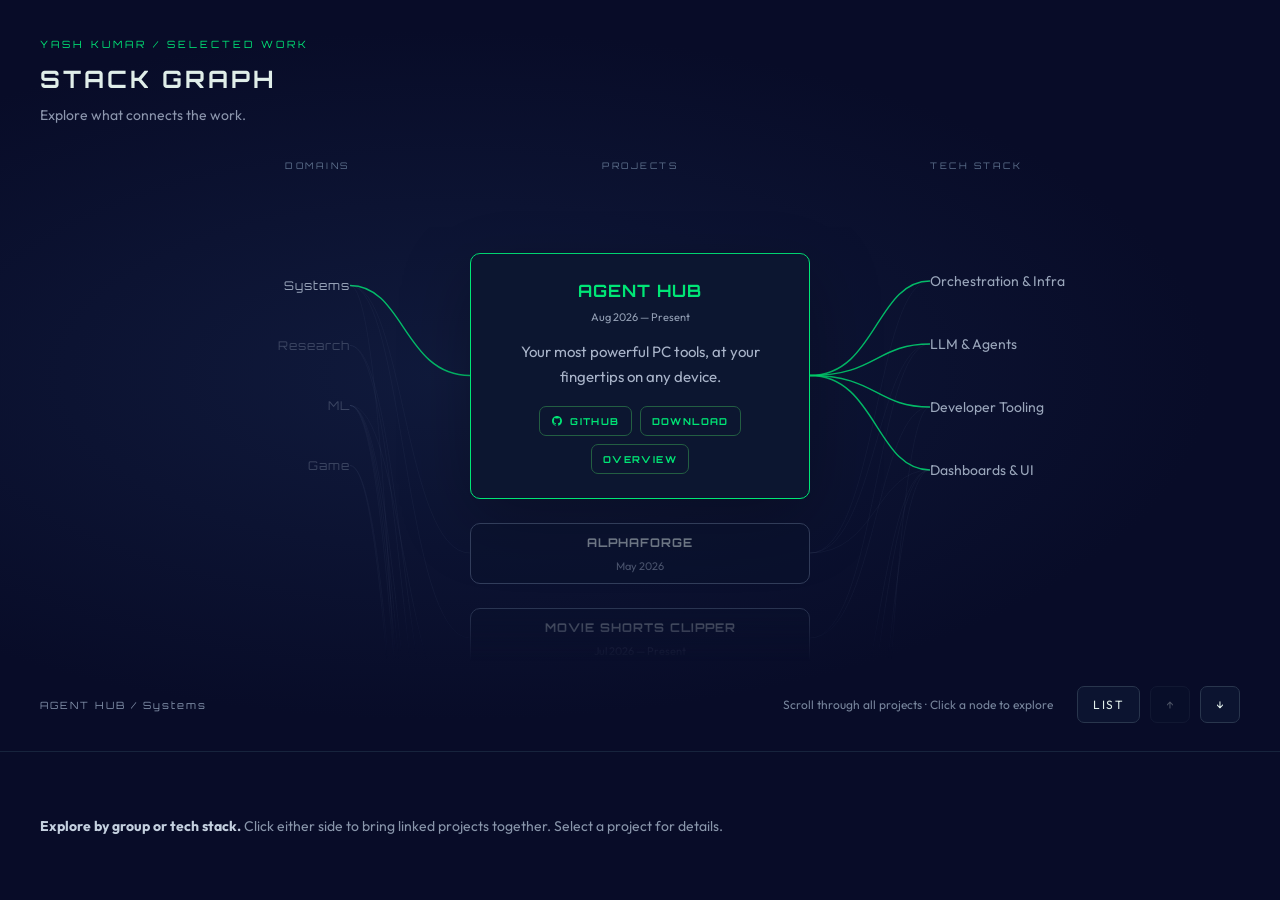
<file: docs/stack-graph/stack-graph.html>
<!doctype html>
<html lang="en"><head><meta charset="utf-8"><meta name="viewport" content="width=device-width,initial-scale=1"><title>Stack Graph — Yash Kumar</title><link rel="icon" href="data:,">
<link href="https://fonts.googleapis.com/css2?family=Outfit:wght@300;400;500;600&family=Orbitron:wght@400;700&display=swap" rel="stylesheet">
<!-- The graph itself lives in the shared asset pair so this preview and the
     homepage (#projects) can never drift apart. Only the page shell is local. -->
<link rel="stylesheet" href="../../assets/stack-graph/stack-graph.css?v=20">
<style>
*{box-sizing:border-box}
html,body{height:100%}
body{margin:0;background:#080c28;color:#e0eee9;font-family:Outfit,system-ui,sans-serif;display:flex;flex-direction:column}
header{position:absolute;top:32px;left:40px;z-index:3;pointer-events:none}
header small{font:10px Orbitron,monospace;letter-spacing:3px;color:#00e676}
h1{font:700 24px Orbitron,monospace;letter-spacing:3px;margin:12px 0}
header p{font-size:14px;color:#8c96ad;margin:0}
main{flex:1;display:flex;flex-direction:column;min-height:0}
footer{padding:65px 40px;color:#8996ab;font-size:14px;border-top:1px solid #17243d}
footer b{color:#c4d0df}
footer .only-mobile{display:none}
@media(max-width:759px){
  header{position:static;padding:30px 24px}
  header p{line-height:1.6}
  footer{padding:35px 24px}
  footer .only-mobile{display:inline}
}
</style></head><body>
<header><small>YASH KUMAR / SELECTED WORK</small><h1>STACK GRAPH</h1><p>Explore what connects the work.</p></header>
<main>
  <div id="stackgraph">
    <div class="stage" role="group" aria-label="Interactive project graph">
      <svg class="wires" aria-hidden="true"></svg>
      <div class="list"></div>
      <div class="caps"></div>
      <div class="column-label group-label">DOMAINS</div>
      <div class="column-label project-label">PROJECTS</div>
      <div class="column-label stack-label">TECH STACK</div>
      <div class="hud">
        <div class="status" aria-live="polite"></div>
        <div class="controls">
          <span class="hint">Scroll through all projects &middot; Click a node to explore</span>
          <button id="back" hidden>&larr; Clear selection</button>
          <button id="viewmode" aria-pressed="false">LIST</button>
            <button id="prev" aria-label="Previous project">&uarr;</button>
          <button id="next" aria-label="Next project">&darr;</button>
        </div>
      </div>
    </div>
    <div class="mobile" aria-label="Project list"></div>
  </div>
</main>
<footer><b>Explore by group or tech stack.</b> Click either side to bring linked projects together. Select a project for details.<br><span class="only-mobile">Mobile preview uses a simple list; the interactive graph is available on wider screens.</span></footer>
<script src="../../assets/stack-graph/stack-graph.js?v=20"></script>
</body></html>
</file>
<file: assets/stack-graph/stack-graph.css>
/* Stack Graph — shared by index.html (#projects) and docs/stack-graph/.
   Generated from the accepted standalone page and scoped under #stackgraph so it
   cannot touch the rest of the site. The vertical offsets are variables because
   the embedded copy sits under a panel heading and needs less headroom. */
#stackgraph{--sg-top:195px;--sg-bottom:90px;--sg-label-top:160px;--sg-min-h:600px;
  position:relative;flex:1;min-height:var(--sg-min-h);
  color:#e0eee9;font-family:Outfit,system-ui,sans-serif;-webkit-font-smoothing:antialiased}
#stackgraph *{box-sizing:border-box}
#stackgraph button{font:inherit;color:inherit;cursor:pointer}
#stackgraph [hidden]{display:none!important}
#stackgraph button{font:inherit;color:inherit;cursor:pointer}
#stackgraph button:focus-visible{outline:2px solid #00e676;outline-offset:6px}
#stackgraph .eyebrow{font:10px Orbitron,monospace;letter-spacing:3px;color:#00e676}
#stackgraph .stage{height:100%;min-height:var(--sg-min-h);position:relative;overflow:hidden;background:radial-gradient(ellipse at 35% 50%,#101a3c,transparent 65%)}
#stackgraph .list,#stackgraph .caps{position:absolute;inset:0;pointer-events:none}
#stackgraph .project{position:absolute;width:340px;padding:0 20px;text-align:left;background:transparent;border:1px solid transparent;border-radius:10px;pointer-events:auto;overflow:hidden;opacity:.35}
#stackgraph .project.active{background:#0c1630;border-color:var(--accent);opacity:1;box-shadow:0 20px 70px #0004}
#stackgraph .project.match{opacity:.8}
#stackgraph .project.unmatched{opacity:.14}
#stackgraph .title{display:block;font:700 12px/1.5 Orbitron,monospace;letter-spacing:1px}
#stackgraph .year{display:block;font-size:11px;color:#94a0b5;margin-top:7px}
#stackgraph .body{display:block;font-size:15px;line-height:1.65;color:#a9b4c9;margin-top:16px}
#stackgraph .project.active .title{color:var(--accent);font-size:17px}
#stackgraph .project:not(.active) .body{visibility:hidden}
#stackgraph .cap{position:absolute;border:0;background:transparent;padding:5px 0;text-align:left;color:#8490a5;font-size:14px;line-height:1.5;pointer-events:auto;touch-action:manipulation;user-select:none;max-width:240px}
#stackgraph .cap:hover,#stackgraph .cap.selected{color:#dce8e3}
#stackgraph .cap.selected{font-size:19px}
#stackgraph .cap.unique{opacity:.55}
#stackgraph .cap small{font:9px Orbitron,monospace;margin-left:10px;opacity:.55}
#stackgraph .wires{position:absolute;inset:0;width:100%;height:100%;pointer-events:none}
#stackgraph .wire{fill:none;stroke:#8498b2;stroke-opacity:.3;stroke-width:1}
#stackgraph .wire.primary{stroke:#00e676;stroke-opacity:.42}
#stackgraph .wire.lit{stroke:#00e676;stroke-opacity:.85}
#stackgraph .wire.dim{stroke-opacity:.06}
#stackgraph .hud{position:absolute;bottom:28px;left:40px;right:40px;display:flex;align-items:center;justify-content:space-between;gap:20px;z-index:3}
#stackgraph .status{font:10px Orbitron,monospace;letter-spacing:2px;color:#8291aa}
#stackgraph .status strong{color:#00e676}
#stackgraph .controls{display:flex;gap:10px;align-items:center}
#stackgraph .controls button{background:#0c1430;border:1px solid #29364d;border-radius:7px;padding:10px 15px;font-size:12px}
#stackgraph .controls button:disabled{opacity:.3;cursor:default}
#stackgraph .hint{font-size:12px;color:#77859c;margin-right:14px}
#stackgraph .mobile{display:none}
#stackgraph [hidden]{display:none!important}
@media(max-width:759px){#stackgraph .stage{display:block}
#stackgraph .mobile{display:block;padding:10px 24px}
#stackgraph .mobile article{padding:28px 0;border-bottom:1px solid #24304a}
#stackgraph .mobile h2{font:700 16px Orbitron,monospace;color:var(--accent);line-height:1.6}
#stackgraph .mobile p{color:#a9b4c9;line-height:1.7}
#stackgraph .mobile .inline{color:#8791a5;font-size:13px}}
#stackgraph .project{border-color:#61728f;background:#0a122c;opacity:.46;transition:opacity .25s,border-color .25s}
#stackgraph .project.match{opacity:.95;border-color:#8b9bb6}
#stackgraph .project.unmatched{opacity:.12}
#stackgraph .project:hover{opacity:1;border-color:var(--accent)}
#stackgraph .wire{stroke-opacity:.06}
#stackgraph .wire.primary{stroke-opacity:.8;stroke-width:1.4}
#stackgraph .wire.lit{stroke-opacity:.9;stroke-width:1.5}
#stackgraph .wire.dim{stroke-opacity:.035}
#stackgraph .cap{color:#9aa6bb;max-width:210px}
#stackgraph .cap.selected{color:#00e676;font-size:15px}
#stackgraph .cap.inactive{opacity:.32}
#stackgraph .cap.group{font-family:Orbitron,monospace;font-size:12px;letter-spacing:1px}
#stackgraph .column-label{position:absolute;top:var(--sg-label-top);font:9px Orbitron,monospace;letter-spacing:2.5px;color:#60738f;pointer-events:none}
#stackgraph .group-label{left:7%}
#stackgraph .project-label{left:calc(50% - 170px)}
#stackgraph .stack-label{left:75%}
/* Cards and wires fade out across the top and bottom of the graph area instead of
   being cut off by a hard edge. */
#stackgraph{--sg-fade:64px}
#stackgraph .list,#stackgraph .wires{
  -webkit-mask-image:linear-gradient(to bottom,transparent var(--sg-top),#000 calc(var(--sg-top) + var(--sg-fade)),#000 calc(100% - var(--sg-bottom) - var(--sg-fade)),transparent calc(100% - var(--sg-bottom)));
  mask-image:linear-gradient(to bottom,transparent var(--sg-top),#000 calc(var(--sg-top) + var(--sg-fade)),#000 calc(100% - var(--sg-bottom) - var(--sg-fade)),transparent calc(100% - var(--sg-bottom)))}
@media(max-width:759px){#stackgraph{--sg-fade:40px}}
@media(max-width:1000px) and (min-width:760px){#stackgraph .project{width:290px}
#stackgraph .cap{font-size:12px;max-width:155px}
#stackgraph .cap.group{font-size:10px}
#stackgraph .project-label{left:calc(50% - 145px)}
#stackgraph .group-label{left:3%}
#stackgraph .stack-label{left:76%}
#stackgraph .hint{display:none}}
#stackgraph .project{transition:opacity .55s ease,border-color .55s ease,background-color .55s ease,box-shadow .55s ease}
#stackgraph .project .title{transition:color .45s ease}
#stackgraph .cap.group.selected{color:var(--group-color)}
#stackgraph .group-selection .project.match .title{color:var(--accent)}
#stackgraph .group-selection .project.match{border-color:var(--accent)}
#stackgraph .group-selection .status strong{color:var(--selection-color)}
#stackgraph .wire{transition:stroke .45s ease,stroke-opacity .45s ease,stroke-width .45s ease}
#stackgraph .wire[data-kind="group"].primary,#stackgraph .wire[data-kind="group"].lit{stroke:var(--group-color)}
@media(prefers-reduced-motion:reduce){#stackgraph .project,#stackgraph .project .title,#stackgraph .wire{transition:none}}
#stackgraph .project{cursor:default}
#stackgraph .focus-btn{display:block;width:100%;margin:0;padding:0;background:transparent;border:0;text-align:left;cursor:pointer}
#stackgraph .actions{display:none;flex-wrap:wrap;gap:8px;margin-top:16px}
#stackgraph .project.active .actions{display:flex}
#stackgraph .actions:empty{display:none!important;margin-top:0!important}
#stackgraph .action{display:inline-flex;align-items:center;gap:7px;text-decoration:none;color:#00e676;
  border:1px solid #235e42;border-radius:7px;padding:8px 11px;
  font:700 9.5px Orbitron,monospace;letter-spacing:1.4px;white-space:nowrap;
  transition:background .15s ease,border-color .15s ease}
#stackgraph .action:hover{background:rgba(0,230,118,.13);border-color:var(--accent)}
#stackgraph .action:focus-visible{outline:2px solid #00e676;outline-offset:3px}
#stackgraph .action svg{width:12px;height:12px;fill:currentColor;flex:none}
@media(max-width:1000px) and (min-width:760px){#stackgraph .action{font-size:9px;padding:7px 9px}}
@media(max-width:759px){#stackgraph .mobile .actions{display:flex;margin-top:16px}}
@media(prefers-reduced-motion:reduce){#stackgraph .action{transition:none}}
/* embedded copy: the page already shows a panel heading above the graph, so it
   needs far less headroom than the full-page copy. */
#stackgraph.embedded{--sg-top:56px;--sg-label-top:16px;--sg-min-h:540px}
#stackgraph.embedded .hud{left:0;right:0;bottom:6px}
#stackgraph.embedded .column-label.group-label{left:0}

/* project cards read centred; copy is kept short enough that no description
   runs past a second line at the narrowest desktop card width. */
#stackgraph .project,#stackgraph .focus-btn{text-align:center}
#stackgraph .actions{justify-content:center}
#stackgraph .mobile article{text-align:center}
#stackgraph .mobile .actions{justify-content:center}

/* embedded copy sits directly on the page background: no panel of its own */
#stackgraph.embedded .stage{background:none}

/* Phones get the graph, not a list. Everything shrinks together: the card, the
   side labels, the gaps and the reserved headroom, so the three columns still
   fit at 360px. Swipe moves the focus the way the wheel does on desktop. */
@media(max-width:759px){
  #stackgraph .mobile{display:none}
  /* fill the screen under the nav instead of a fixed 520px box */
  #stackgraph.embedded{--sg-top:44px;--sg-bottom:70px;--sg-label-top:10px;--sg-min-h:max(540px,calc(100vh - 96px))}
  #stackgraph .project{padding:0 11px}
  #stackgraph .project .title{font-size:9px;letter-spacing:.6px}
  #stackgraph .project.active .title{font-size:12px;letter-spacing:.9px}
  #stackgraph .project .year{font-size:9px;margin-top:4px}
  #stackgraph .project .body{font-size:11.5px;line-height:1.5;margin-top:9px}
  #stackgraph .cap{font-size:9.5px;max-width:68px;line-height:1.32;padding:3px 0}
  #stackgraph .cap.selected{font-size:10.5px}
  #stackgraph .cap.group{font-size:8.5px;letter-spacing:.5px}
  #stackgraph .column-label{font-size:7px;letter-spacing:1.2px}
  #stackgraph .action{font-size:8px;padding:6px 8px;gap:5px}
  #stackgraph .action svg{width:10px;height:10px}
  #stackgraph .actions{gap:6px;margin-top:11px}
  #stackgraph .hud{padding:0 10px 10px}
  #stackgraph .status{font-size:8px;letter-spacing:1px}
  #stackgraph .controls button{padding:8px 10px;font-size:10px}
  #stackgraph .hint{display:none}
}

/* View toggle: swap the graph for the same projects as a plain list. */
/* The HUD sits inside .stage, so the stage must stay in the flow or the toggle
   hides itself. Collapse the graph layers and let the list take the space. */
#stackgraph.listmode .stage{height:auto;min-height:0;overflow:visible;background:none}
#stackgraph.listmode .list,
#stackgraph.listmode .caps,
#stackgraph.listmode .wires,
#stackgraph.listmode .column-label{display:none}
#stackgraph.listmode .hud{position:static;padding:0 0 10px;justify-content:flex-end}
#stackgraph.listmode .mobile{display:block!important}
#stackgraph.listmode{min-height:0}
#stackgraph .mobile{max-height:none}
#stackgraph #viewmode{letter-spacing:1.4px}
@media(min-width:760px){
  #stackgraph.listmode .mobile{columns:2;column-gap:34px;padding:8px 0 70px}
  #stackgraph.listmode .mobile article{break-inside:avoid}
}

/* list mode at any width: the action links must be usable, not just present */
#stackgraph.listmode .mobile .actions{display:flex;margin-top:14px}
#stackgraph.listmode .mobile .actions:empty{display:none!important}

/* ── List mode cards ───────────────────────────────────────────────────────
   Same language as the graph: a bordered box carrying the domain accent, an
   Orbitron title, and the graph's own type scale so the two modes read as one
   design rather than a graph and a fallback. */
#stackgraph .mobile{padding:6px 0 60px}
#stackgraph .lcard{
  border:1px solid var(--accent); border-radius:10px;
  background:#0a122c; padding:18px 18px 16px; margin:0 0 16px;
  border-bottom:1px solid var(--accent);      /* override the old rule */
}
#stackgraph .lhead{
  display:flex; align-items:baseline; justify-content:space-between;
  gap:14px; margin-bottom:11px;
}
#stackgraph .ldomain{
  font:700 9px Orbitron,monospace; letter-spacing:2px; text-transform:uppercase;
  color:var(--accent); padding:4px 9px; border-radius:20px;
  border:1px solid var(--accent); opacity:.9; white-space:nowrap;
}
#stackgraph .lyear{ font-size:11.5px; color:#7d8ba3; letter-spacing:.3px; text-align:right }
#stackgraph .mobile h2{
  font:700 14px/1.5 Orbitron,monospace; letter-spacing:1.4px;
  color:var(--accent); margin:0 0 10px;
}
#stackgraph .mobile p{
  font-size:15px; line-height:1.65; color:#a9b4c9; margin:0;
}
#stackgraph .ltags{
  display:flex; flex-wrap:wrap; align-items:center; gap:7px;
  margin-top:14px; padding-top:13px; border-top:1px solid rgba(132,152,178,.18);
}
#stackgraph .ltag-label{
  font:700 8.5px Orbitron,monospace; letter-spacing:1.8px; text-transform:uppercase;
  color:#60738f; margin-right:3px;
}
#stackgraph .ltag{
  font-size:12px; line-height:1.4; color:#9aa6bb; letter-spacing:.3px;
  padding:3px 9px; border-radius:4px; background:rgba(132,152,178,.10);
}
#stackgraph .lcard .actions{ margin-top:14px }
@media(max-width:759px){
  #stackgraph .lcard{ padding:16px 15px 14px; margin-bottom:14px }
  #stackgraph .mobile h2{ font-size:12.5px; letter-spacing:1.1px }
  #stackgraph .mobile p{ font-size:13.5px; line-height:1.6 }
  #stackgraph .ltag{ font-size:11px }
  #stackgraph .lhead{ gap:10px }
}
@media(min-width:760px){
  #stackgraph.listmode .mobile{ columns:2; column-gap:22px }
  #stackgraph .lcard{ break-inside:avoid; margin-bottom:22px }
}

/* The generic `.mobile article` rule (padding 28px 0, dark bottom border) is more
   specific than `.lcard`, so on phones it stripped the side padding and drew a
   mismatched bottom edge. Match its specificity so the whole box is one border. */
#stackgraph .mobile article.lcard{
  border:1px solid var(--accent); border-radius:10px;
  padding:18px 18px 16px; margin:0 0 16px; min-width:0;
  overflow-wrap:anywhere;
}
@media(max-width:759px){
  #stackgraph .mobile article.lcard{ padding:16px 15px 14px; margin-bottom:14px }
  #stackgraph .lcard .action{ font-size:10px; padding:8px 11px; gap:6px }
  #stackgraph .lcard .action svg{ width:12px; height:12px }
  #stackgraph .lcard .actions{ gap:8px }
}
@media(min-width:760px){
  #stackgraph .mobile article.lcard{ margin-bottom:22px }
}
</file>
